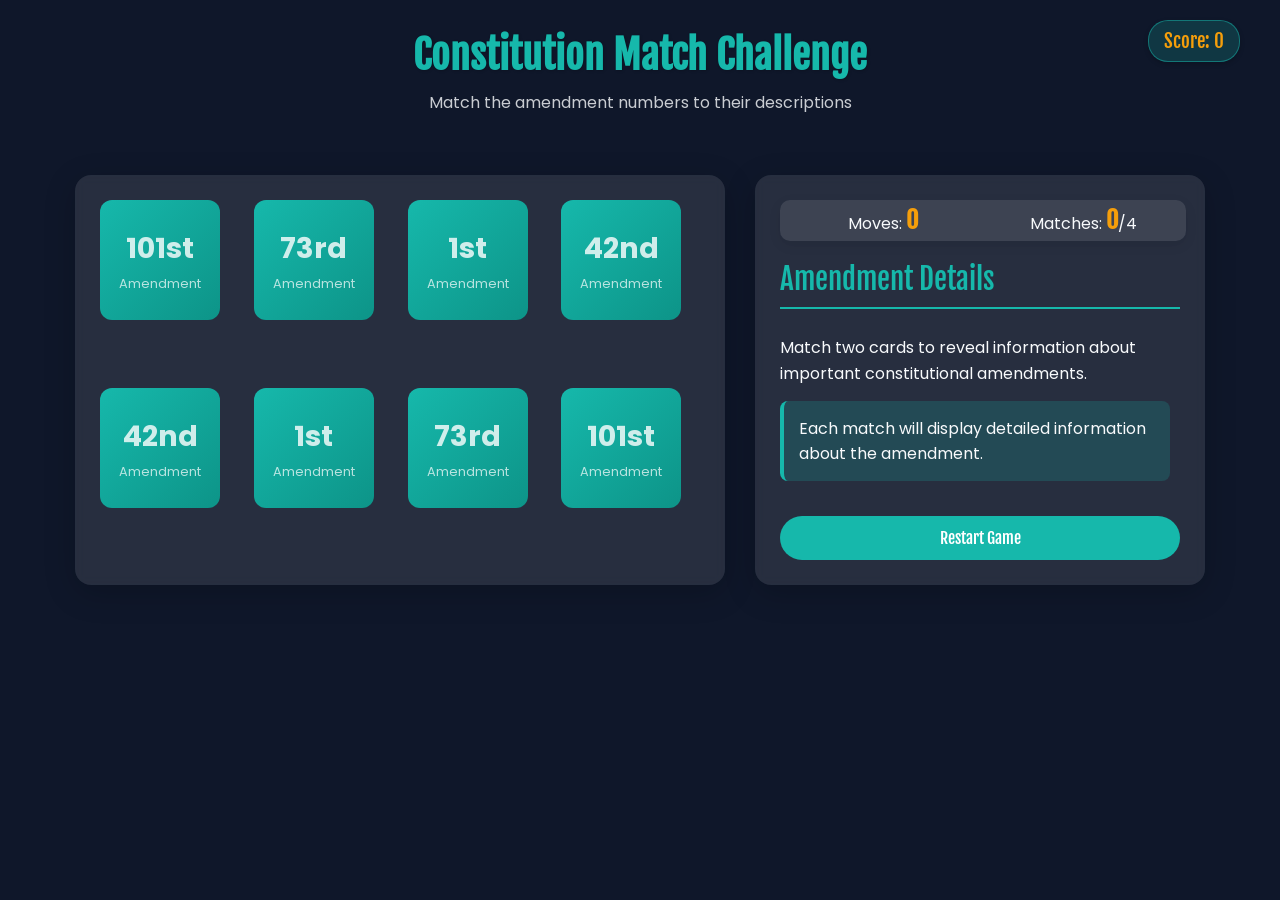
<file: .vscode/amendment.html>
<!DOCTYPE html>
<html lang="en">
<head>
  <meta charset="UTF-8" />
  <meta name="viewport" content="width=device-width, initial-scale=1.0"/>
  <link rel="preconnect" href="https://fonts.googleapis.com"/>
  <link rel="preconnect" href="https://fonts.gstatic.com" crossorigin/>
  <link href="https://fonts.googleapis.com/css2?family=Fjalla+One&family=Poppins:wght@400;500;600&display=swap" rel="stylesheet"/>
  <title>Samvidhan: Amendment Match</title>
  <style>
    :root {
      --primary: #16b8ab;
      --secondary: #0d9488;
      --dark: #0f172a;
      --light: #f8fafc;
      --accent: #f59e0b;
    }

    body {
      margin: 0;
      padding: 0;
      display: flex;
      flex-direction: column;
      align-items: center;
      min-height: 100vh;
      background-color: var(--dark);
      font-family: "Poppins", sans-serif;
      color: var(--light);
    }

    .header {
      text-align: center;
      padding: 20px;
      width: 100%;
      max-width: 1200px;
      position: relative;
    }

    .header h1 {
      color: var(--primary);
      font-family: "Fjalla One", sans-serif;
      font-size: 2.5rem;
      margin: 10px 0;
      text-shadow: 1px 1px 3px rgba(0, 0, 0, 0.2);
    }

    .header p {
      color: var(--light);
      max-width: 600px;
      margin: 0 auto 20px;
      font-size: 1rem;
      opacity: 0.8;
    }

    .game-area {
      display: flex;
      flex-wrap: wrap;
      justify-content: center;
      gap: 30px;
      width: 100%;
      max-width: 1200px;
      padding: 20px;
    }

    .game-container {
      display: grid;
      grid-template-columns: repeat(4, 1fr);
      gap: 15px;
      width: 600px;
      background-color: rgba(255, 255, 255, 0.1);
      padding: 25px;
      border-radius: 16px;
      box-shadow: 0 8px 32px rgba(0, 0, 0, 0.2);
      backdrop-filter: blur(4px);
    }

    .memory-card {
      width: 120px;
      height: 120px;
      position: relative;
      transform-style: preserve-3d;
      transition: transform 0.5s ease, box-shadow 0.3s ease;
      cursor: pointer;
      perspective: 1000px;
      border-radius: 12px;
    }

    .memory-card:hover {
      box-shadow: 0 5px 15px rgba(0, 0, 0, 0.3);
    }

    .memory-card.flipped {
      transform: rotateY(180deg);
    }

    .card-front,
    .card-back {
      position: absolute;
      width: 100%;
      height: 100%;
      backface-visibility: hidden;
      border-radius: 12px;
      display: flex;
      justify-content: center;
      align-items: center;
      text-align: center;
      padding: 15px;
      box-sizing: border-box;
      transition: all 0.3s ease;
    }

    .card-front {
      background: linear-gradient(135deg, var(--primary), var(--secondary));
      color: white;
      display: flex;
      flex-direction: column;
      gap: 5px;
    }

    .card-front::before {
      content: attr(data-number);
      font-size: 1.8rem;
      font-weight: bold;
      color: rgba(255, 255, 255, 0.8);
    }

    .card-front::after {
      content: "Amendment";
      font-size: 0.8rem;
      color: rgba(255, 255, 255, 0.7);
    }

    .card-back {
      background: white;
      color: var(--dark);
      transform: rotateY(180deg);
      font-size: 0.9rem;
      line-height: 1.5;
      overflow: hidden;
      font-weight: 500;
    }

    .info-panel {
      width: 400px;
      background-color: rgba(255, 255, 255, 0.1);
      border-radius: 16px;
      padding: 25px;
      box-shadow: 0 8px 32px rgba(0, 0, 0, 0.2);
      backdrop-filter: blur(4px);
      display: flex;
      flex-direction: column;
    }

    .info-title {
      font-family: "Fjalla One", sans-serif;
      color: var(--primary);
      font-size: 1.8rem;
      margin-bottom: 10px;
      border-bottom: 2px solid var(--primary);
      padding-bottom: 10px;
    }

    .info-content {
      flex-grow: 1;
      overflow-y: auto;
      padding-right: 10px;
    }

    .info-content p {
      margin-bottom: 15px;
      line-height: 1.6;
    }

    .info-highlight {
      background-color: rgba(22, 184, 171, 0.2);
      padding: 15px;
      border-radius: 8px;
      margin: 15px 0;
      border-left: 4px solid var(--primary);
    }

    .stats {
      display: flex;
      justify-content: space-between;
      width: 100%;
      background-color: rgba(255, 255, 255, 0.1);
      padding: 5px 3px;
      border-radius: 10px;
      margin-bottom: 20px;
      box-shadow: 0 4px 12px rgba(0, 0, 0, 0.1);
    }

    .stats div {
      text-align: center;
      flex: 1;
    }

    .stats span {
      font-size: 1.5rem;
      color: var(--accent);
      font-weight: bold;
      font-family: "Fjalla One", sans-serif;
    }

    .restart-btn {
      background: var(--primary);
      color: white;
      border: none;
      padding: 12px 30px;
      border-radius: 30px;
      margin-top: 20px;
      cursor: pointer;
      font-family: "Fjalla One", sans-serif;
      transition: all 0.3s ease;
      font-size: 1rem;
    }

    .restart-btn:hover {
      background: var(--secondary);
      transform: translateY(-2px);
    }

    .matched::after {
      content: "";
      position: absolute;
      top: 0;
      left: 0;
      right: 0;
      bottom: 0;
      background: rgba(22, 184, 171, 0.3);
      z-index: 10;
      border-radius: 12px;
    }

    /* Score Display */
    .score-display {
      position: absolute;
      top: 20px;
      right: 20px;
      background-color: rgba(22, 184, 171, 0.2);
      padding: 8px 15px;
      border-radius: 20px;
      font-family: "Fjalla One", sans-serif;
      color: var(--accent);
      font-size: 1.2rem;
      box-shadow: 0 2px 5px rgba(0, 0, 0, 0.2);
      border: 1px solid rgba(22, 184, 171, 0.5);
    }

    @media (max-width: 1100px) {
      .game-area {
        flex-direction: column;
        align-items: center;
      }

      .info-panel {
        width: 600px;
        margin-top: 20px;
      }
    }

    @media (max-width: 650px) {
      .game-container {
        grid-template-columns: repeat(3, 1fr);
        width: 100%;
        padding: 15px;
        gap: 10px;
      }

      .memory-card {
        width: 100px;
        height: 100px;
      }

      .info-panel {
        width: 100%;
      }

      .header h1 {
        font-size: 2rem;
      }

      .card-back {
        font-size: 0.8rem;
      }

      .score-display {
        position: static;
        margin-top: 10px;
      }
    }

    @media (max-width: 480px) {
      .game-container {
        grid-template-columns: repeat(2, 1fr);
      }

      .stats span {
        font-size: 1.2rem;
      }

      .header h1 {
        font-size: 1.8rem;
      }
    }

    /* Animation for celebration */
    @keyframes pulse {
      0% { transform: scale(1); }
      50% { transform: scale(1.05); }
      100% { transform: scale(1); }
    }

    .celebration {
      animation: pulse 0.5s infinite;
    }
  </style>
</head>
<body>
  <div class="header">
    <div class="score-display" id="scoreDisplay">Score: 0</div>
    <h1>Constitution Match Challenge</h1>
    <p>Match the amendment numbers to their descriptions</p>
  </div>

  <div class="game-area">
    <div class="game-container" id="gameContainer"></div>

    <div class="info-panel">
      <div class="stats">
        <div>Moves: <span id="moves">0</span></div>
        <div>Matches: <span id="matches">0</span>/4</div>
      </div>
      <div class="info-title">Amendment Details</div>
      <div class="info-content" id="infoContent">
        <p>Match two cards to reveal information about important constitutional amendments.</p>
        <div class="info-highlight">Each match will display detailed information about the amendment.</div>
      </div>
      <button class="restart-btn" id="restartBtn">Restart Game</button>
    </div>
  </div>

  <script>
    // Game data
    const amendmentData = [
      {
        id: "first",
        number: "1st",
        title: "First Amendment (1951)",
        shortDesc: "Added Ninth Schedule",
        description: "The First Amendment added the Ninth Schedule to protect land reform laws from judicial review. It also introduced restrictions on free speech and extended affirmative action.",
        impact: "Enabled land reforms and protected social justice laws."
      },
      {
        id: "fortysecond",
        number: "42nd",
        title: "42nd Amendment (1976)",
        shortDesc: "The 'Mini-Constitution'",
        description: "Introduced during Emergency; added 'Socialist', 'Secular' to the Preamble, introduced Fundamental Duties, and gave more power to the Central Government.",
        impact: "Made extensive structural changes to the Constitution."
      },
      {
        id: "seventythird",
        number: "73rd",
        title: "73rd Amendment (1992)",
        shortDesc: "Panchayati Raj",
        description: "Constitutionalized Panchayati Raj Institutions, ensuring local governance and representation for SC/ST and women.",
        impact: "Strengthened grassroots democracy in India."
      },
      {
        id: "onehundredfirst",
        number: "101st",
        title: "101st Amendment (2016)",
        shortDesc: "Introduced GST",
        description: "Launched Goods and Services Tax replacing many indirect taxes. Created GST Council for coordination.",
        impact: "Unified Indian market under a single tax regime."
      }
    ];

    // Game state variables
    let cards = [], hasFlippedCard = false, lockBoard = false;
    let firstCard, secondCard;
    let moves = 0, matches = 0, score = 0, matchedPairs = [];

    // DOM elements
    const scoreDisplay = document.getElementById("scoreDisplay");
    const movesDisplay = document.getElementById("moves");
    const matchesDisplay = document.getElementById("matches");
    const infoContent = document.getElementById("infoContent");
    const restartBtn = document.getElementById("restartBtn");

    // Initialize game
    function initGame() {
      restartBtn.addEventListener('click', resetGame);
      startGame();
    }

    // Update score display and save to localStorage
    function updateScore() {
      score = matches * 100 - Math.floor(moves * 0.5);
      if (score < 0) score = 0;
      scoreDisplay.textContent = `Score: ${score}`;
      
      // Save the score to localStorage for StarNavigator to access
      localStorage.setItem('amendmentScore', score.toString());
      
      // Update the total score in StarNavigator
      updateTotalCivicScore();
    }

    // Update the total civic score in StarNavigator
    function updateTotalCivicScore() {
      // Calculate total score by combining all quiz scores
      let total = 0;
      const quizzes = ['preamble', 'amendment', 'fundamentalrights'];
      
      quizzes.forEach(quiz => {
        const score = localStorage.getItem(`${quiz}Score`);
        if (score) {
          total += parseInt(score);
        }
      });
      
      // Save the total score for StarNavigator
      localStorage.setItem('totalCivicScore', total.toString());
    }

    // Create game cards
    function createCards() {
      const gameContainer = document.getElementById("gameContainer");
      gameContainer.innerHTML = "";
      cards = [];

      const gameCards = [...amendmentData, ...amendmentData].sort(() => 0.5 - Math.random());

      gameCards.forEach(card => {
        const memoryCard = document.createElement("div");
        memoryCard.classList.add("memory-card");
        memoryCard.dataset.id = card.id;
        memoryCard.innerHTML = `
          <div class="card-front" data-number="${card.number}"></div>
          <div class="card-back">${card.shortDesc}</div>
        `;
        memoryCard.addEventListener("click", flipCard);
        gameContainer.appendChild(memoryCard);
        cards.push(memoryCard);
      });
    }

    // Flip card logic
    function flipCard() {
      if (lockBoard || this === firstCard || this.classList.contains("matched")) return;
      
      this.classList.add("flipped");

      if (!hasFlippedCard) {
        hasFlippedCard = true;
        firstCard = this;
        return;
      }

      secondCard = this;
      lockBoard = true;
      moves++;
      movesDisplay.textContent = moves;
      checkForMatch();
    }

    // Check if cards match
    function checkForMatch() {
      const isMatch = firstCard.dataset.id === secondCard.dataset.id;
      
      if (isMatch) {
        handleMatch();
      } else {
        setTimeout(() => {
          firstCard.classList.remove("flipped");
          secondCard.classList.remove("flipped");
          resetBoard();
        }, 1000);
      }
    }

    // Handle matched cards
    function handleMatch() {
      const id = firstCard.dataset.id;
      displayAmendmentInfo(id);
      firstCard.classList.add("matched");
      secondCard.classList.add("matched");
      firstCard.removeEventListener("click", flipCard);
      secondCard.removeEventListener("click", flipCard);
      resetBoard();
      matches++;
      matchesDisplay.textContent = matches;
      updateScore();
      
      if (matches === amendmentData.length) {
        setTimeout(() => {
          infoContent.innerHTML += `
            <div class="info-highlight celebration">
              🎉 Congratulations! You completed the game with ${score} points!
            </div>
          `;
        }, 500);
      }
    }

    // Display amendment information
    function displayAmendmentInfo(id) {
      const amendment = amendmentData.find(a => a.id === id);
      infoContent.innerHTML = `
        <h3>${amendment.title}</h3>
        <div class="info-highlight">${amendment.shortDesc}</div>
        <p><strong>Key Provisions:</strong> ${amendment.description}</p>
        <p><strong>Impact:</strong> ${amendment.impact}</p>
      `;
    }

    // Reset board state
    function resetBoard() {
      [hasFlippedCard, lockBoard] = [false, false];
      [firstCard, secondCard] = [null, null];
    }

    // Start a new game
    function startGame() {
      moves = 0;
      matches = 0;
      score = 0;
      matchedPairs = [];
      movesDisplay.textContent = "0";
      matchesDisplay.textContent = "0";
      scoreDisplay.textContent = "Score: 0";
      infoContent.innerHTML = `
        <p>Match two cards to reveal information about important constitutional amendments.</p>
        <div class="info-highlight">Each match will display detailed information about the amendment.</div>
      `;
      createCards();
    }

    // Reset the game completely
    function resetGame() {
      if (confirm("Are you sure you want to reset the game?")) {
        localStorage.removeItem('amendmentScore');
        updateTotalCivicScore();
        startGame();
      }
    }

    // Initialize the game when page loads
    window.addEventListener('DOMContentLoaded', initGame);
  </script>
</body>
</html>
</file>
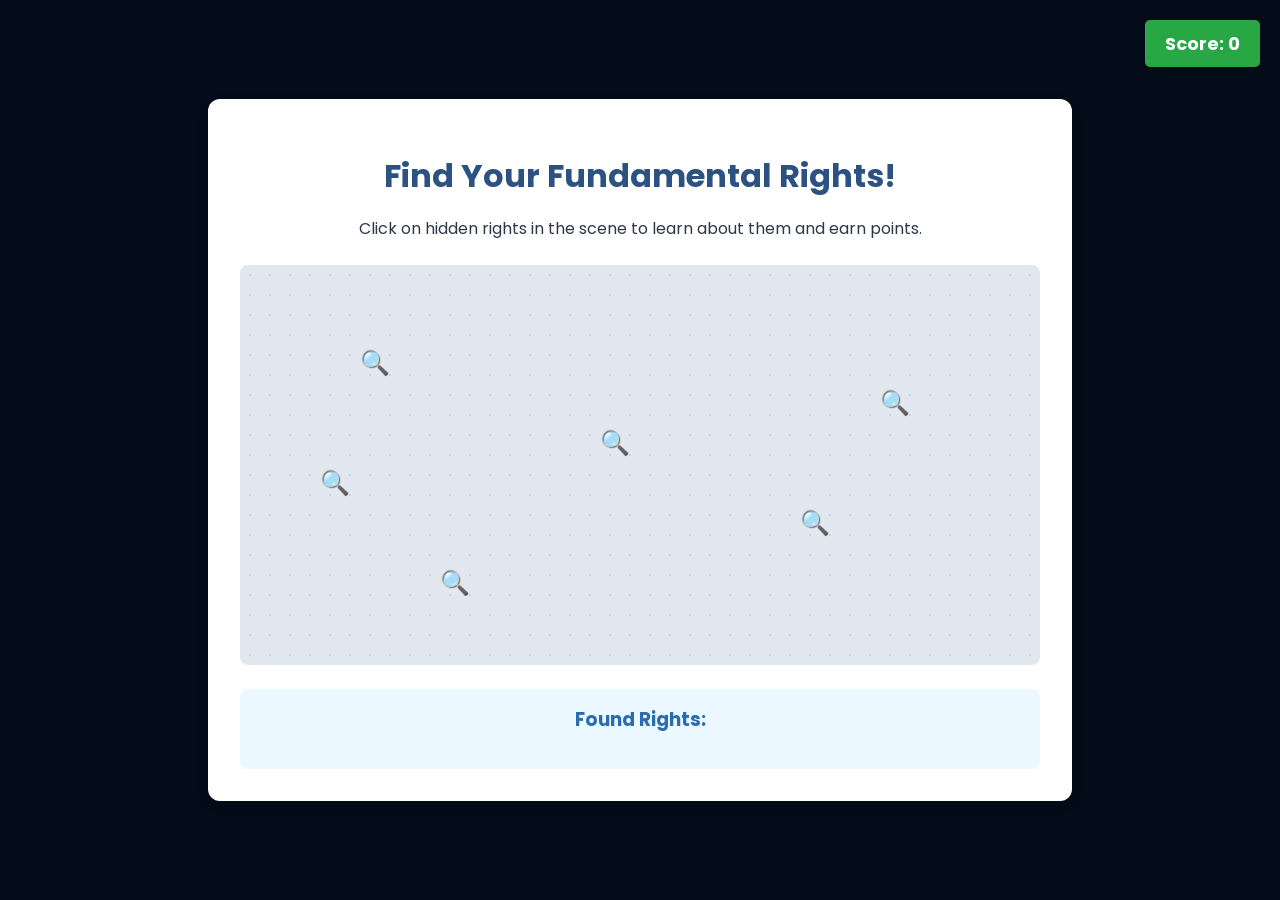
<file: .vscode/fundamentalrights.html>
<!DOCTYPE html>
<html lang="en">
<head>
    <meta charset="UTF-8">
    <meta name="viewport" content="width=device-width, initial-scale=1.0">
    <title>Fundamental Rights Treasure Hunt</title>
    <link href="https://fonts.googleapis.com/css2?family=Poppins:wght@400;600&display=swap" rel="stylesheet">
    <style>
       body {
            margin: 0;
            padding: 0;
            font-family: 'Poppins', sans-serif;
            background: #040c19;
            color: #2d3748;
            display: flex;
            justify-content: center;
            align-items: center;
            min-height: 100vh;
            position: relative;
        }

        .game-container {
            text-align: center;
            background: white;
            padding: 2rem;
            border-radius: 12px;
            box-shadow: 0 4px 12px rgba(0, 0, 0, 0.1);
            max-width: 800px;
            width: 90%;
        }

        h1 {
            color: #2c5282;
            margin-bottom: 0.5rem;
        }

        .scene {
            position: relative;
            height: 400px;
            background: #e2e8f0;
            border-radius: 8px;
            margin: 1.5rem 0;
            overflow: hidden;
            background-image: radial-gradient(circle, #cbd5e0 1px, transparent 1px);
            background-size: 20px 20px;
        }

        .hidden-right {
            position: absolute;
            font-size: 1.5rem;
            cursor: pointer;
            transition: transform 0.2s;
        }

        .hidden-right:hover {
            transform: scale(1.2);
        }

        .rights-found {
            background: #ebf8ff;
            padding: 1rem;
            border-radius: 8px;
            margin-top: 1rem;
        }

        .rights-found h3 {
            margin-top: 0;
            color: #2b6cb0;
        }

        #found-list {
            text-align: left;
            padding-left: 1.5rem;
        }

        .right-modal {
            display: none;
            position: fixed;
            top: 0;
            left: 0;
            width: 100%;
            height: 100%;
            background: rgba(0, 0, 0, 0.5);
            justify-content: center;
            align-items: center;
            z-index: 100;
        }

        .modal-content {
            background: white;
            padding: 2rem;
            border-radius: 8px;
            max-width: 600px;
            width: 90%;
            text-align: left;
            position: relative;
            max-height: 80vh;
            overflow-y: auto;
        }

        .close-modal {
            position: absolute;
            top: 10px;
            right: 15px;
            font-size: 1.5rem;
            cursor: pointer;
        }

        .next-btn {
            background: #4299e1;
            color: white;
            border: none;
            padding: 0.5rem 1rem;
            border-radius: 4px;
            cursor: pointer;
            margin-top: 1rem;
            font-family: 'Poppins';
            float: right;
        }

        .next-btn:hover {
            background: #3182ce;
        }

        .right-details {
            margin-top: 1rem;
        }

        .right-details h3 {
            color: #2b6cb0;
            margin-bottom: 0.5rem;
        }

        .right-details ul {
            padding-left: 1.5rem;
        }

        .right-details li {
            margin-bottom: 0.5rem;
        }

        .key-articles {
            background: #ebf8ff;
            padding: 1rem;
            border-radius: 8px;
            margin: 1rem 0;
        }

        .key-articles h4 {
            margin-top: 0;
            color: #2c5282;
        }

        .score-display {
            position: absolute;
            top: 20px;
            right: 20px;
            background-color: #28a745;
            color: white;
            padding: 10px 20px;
            border-radius: 5px;
            font-size: 18px;
            font-weight: bold;
            z-index: 10;
        }

        .completion-message {
            display: none;
            position: fixed;
            top: 50%;
            left: 50%;
            transform: translate(-50%, -50%);
            background: white;
            padding: 2rem;
            border-radius: 8px;
            text-align: center;
            z-index: 1000;
            box-shadow: 0 4px 20px rgba(0, 0, 0, 0.2);
        }

        .completion-message h2 {
            color: #2c5282;
            margin-top: 0;
        }

        .celebration {
            font-size: 3rem;
            margin-bottom: 1rem;
        }
    </style>
</head>
<body>
    <div class="score-display">
        Score: <span id="score">0</span>
    </div>
    
    <div class="game-container">
        <h1>Find Your Fundamental Rights!</h1>
        <p>Click on hidden rights in the scene to learn about them and earn points.</p>
        
        <div class="scene">
            <div class="hidden-right" data-right="1" style="top: 20%; left: 15%;">🔍</div>
            <div class="hidden-right" data-right="2" style="top: 60%; left: 70%;">🔍</div>
            <div class="hidden-right" data-right="3" style="top: 40%; left: 45%;">🔍</div>
            <div class="hidden-right" data-right="4" style="top: 75%; left: 25%;">🔍</div>
            <div class="hidden-right" data-right="5" style="top: 30%; left: 80%;">🔍</div>
            <div class="hidden-right" data-right="6" style="top: 50%; left: 10%;">🔍</div>
        </div>
        
        <div class="rights-found">
            <h3>Found Rights:</h3>
            <ul id="found-list"></ul>
        </div>
    </div>

    <div class="right-modal" id="rightModal">
        <div class="modal-content">
            <span class="close-modal">&times;</span>
            <h2 id="modal-title">Right to Equality</h2>
            <p id="modal-desc">(Article 14-18) Ensures equality before law and prohibits discrimination.</p>
            <div class="right-details" id="right-details"></div>
            <button class="next-btn" id="nextRightBtn">Find Next Right</button>
        </div>
    </div>

    <div class="completion-message" id="completionMessage">
        <div class="celebration">🎉</div>
        <h2>Congratulations!</h2>
        <p>You've found all 6 Fundamental Rights!</p>
        <p>Your final score: <span id="finalScore">0</span> points</p>
        <button class="next-btn" onclick="resetGame()">Play Again</button>
    </div>

    <script>
        const rightsData = {
            1: { 
                title: "Right to Equality (Articles 14-18)", 
                desc: "Ensures equality before law and prohibits discrimination.",
                points: 100,
                details: `
                    <div class="key-articles">
                        <h4>Key Articles:</h4>
                        <ul>
                            <li><strong>Article 14:</strong> Equality before law and equal protection of laws</li>
                            <li><strong>Article 15:</strong> Prohibition of discrimination on grounds of religion, race, caste, sex or place of birth</li>
                            <li><strong>Article 16:</strong> Equality of opportunity in public employment</li>
                            <li><strong>Article 17:</strong> Abolition of untouchability</li>
                            <li><strong>Article 18:</strong> Abolition of titles except military and academic</li>
                        </ul>
                    </div>
                    <h3>Key Features:</h3>
                    <ul>
                        <li>Provides both positive equality (equal treatment) and negative equality (prohibition of discrimination)</li>
                        <li>Allows for affirmative action (reservations) for disadvantaged groups</li>
                        <li>Prohibits both state and private discrimination in certain cases</li>
                        <li>Has been interpreted to include the principle of non-arbitrariness</li>
                    </ul>
                    <h3>Important Cases:</h3>
                    <ul>
                        <li>Indra Sawhney v. Union of India (1992) - Established 50% cap on reservations</li>
                        <li>Navtej Singh Johar v. Union of India (2018) - Decriminalized homosexuality under Article 14</li>
                    </ul>
                `
            },
            2: { 
                title: "Right to Freedom (Articles 19-22)", 
                desc: "Protects various freedoms essential for democratic functioning.",
                points: 100,
                details: `
                    <div class="key-articles">
                        <h4>Key Articles:</h4>
                        <ul>
                            <li><strong>Article 19:</strong> Six freedoms (speech, assembly, association, movement, residence, profession)</li>
                            <li><strong>Article 20:</strong> Protection in respect of conviction for offenses</li>
                            <li><strong>Article 21:</strong> Protection of life and personal liberty</li>
                            <li><strong>Article 21A:</strong> Right to education (added by 86th Amendment)</li>
                            <li><strong>Article 22:</strong> Protection against arrest and detention</li>
                        </ul>
                    </div>
                    <h3>Key Features:</h3>
                    <ul>
                        <li>Article 19 freedoms are subject to reasonable restrictions</li>
                        <li>Article 21 has been expanded to include many rights like privacy, health, etc.</li>
                        <li>Article 22 provides safeguards against arbitrary arrest</li>
                        <li>Preventive detention laws must follow constitutional safeguards</li>
                    </ul>
                    <h3>Important Cases:</h3>
                    <ul>
                        <li>Maneka Gandhi v. Union of India (1978) - Expanded Article 21's scope</li>
                        <li>Justice K.S. Puttaswamy v. Union of India (2017) - Recognized right to privacy</li>
                    </ul>
                `
            },
            3: { 
                title: "Right Against Exploitation (Articles 23-24)", 
                desc: "Prohibits forced labor and child labor in hazardous jobs.",
                points: 100,
                details: `
                    <div class="key-articles">
                        <h4>Key Articles:</h4>
                        <ul>
                            <li><strong>Article 23:</strong> Prohibition of traffic in human beings and forced labor</li>
                            <li><strong>Article 24:</strong> Prohibition of employment of children in factories, etc.</li>
                        </ul>
                    </div>
                    <h3>Key Features:</h3>
                    <ul>
                        <li>Article 23 covers both state and private actions</li>
                        <li>Includes prohibition of all forms of forced labor including bonded labor</li>
                        <li>Article 24 prohibits child labor only in hazardous occupations</li>
                        <li>Does not prohibit child labor completely (other laws regulate this)</li>
                    </ul>
                    <h3>Important Cases:</h3>
                    <ul>
                        <li>Bandhua Mukti Morcha v. Union of India (1984) - On bonded labor</li>
                        <li>M.C. Mehta v. State of Tamil Nadu (1996) - On child labor</li>
                    </ul>
                `
            },
            4: { 
                title: "Right to Freedom of Religion (Articles 25-28)", 
                desc: "Guarantees freedom to practice and propagate any religion.",
                points: 100,
                details: `
                    <div class="key-articles">
                        <h4>Key Articles:</h4>
                        <ul>
                            <li><strong>Article 25:</strong> Freedom of conscience and free profession, practice and propagation of religion</li>
                            <li><strong>Article 26:</strong> Freedom to manage religious affairs</li>
                            <li><strong>Article 27:</strong> Freedom from payment of taxes for promotion of any religion</li>
                            <li><strong>Article 28:</strong> Freedom from religious instruction in certain educational institutions</li>
                        </ul>
                    </div>
                    <h3>Key Features:</h3>
                    <ul>
                        <li>Subject to public order, morality and health</li>
                        <li>State can regulate economic, financial or other secular activities associated with religion</li>
                        <li>Does not provide absolute separation of religion and state</li>
                        <li>Allows for reform of Hindu religious institutions (Article 25(2)(b))</li>
                    </ul>
                    <h3>Important Cases:</h3>
                    <ul>
                        <li>S.R. Bommai v. Union of India (1994) - On secularism</li>
                        <li>Shirur Mutt Case (1954) - Defined essential religious practices</li>
                    </ul>
                `
            },
            5: { 
                title: "Cultural & Educational Rights (Articles 29-30)", 
                desc: "Protects minority rights to conserve their culture and education.",
                points: 100,
                details: `
                    <div class="key-articles">
                        <h4>Key Articles:</h4>
                        <ul>
                            <li><strong>Article 29:</strong> Protection of interests of minorities</li>
                            <li><strong>Article 30:</strong> Right of minorities to establish and administer educational institutions</li>
                        </ul>
                    </div>
                    <h3>Key Features:</h3>
                    <ul>
                        <li>Available to both linguistic and religious minorities</li>
                        <li>Minority status determined state-wise, not nationally</li>
                        <li>Includes right to admit students of their choice (subject to regulations)</li>
                        <li>Right to receive government aid without discrimination</li>
                    </ul>
                    <h3>Important Cases:</h3>
                    <ul>
                        <li>T.M.A. Pai Foundation v. State of Karnataka (2002) - On minority rights</li>
                        <li>P.A. Inamdar v. State of Maharashtra (2005) - On admissions in minority institutions</li>
                    </ul>
                `
            },
            6: { 
                title: "Right to Constitutional Remedies (Article 32)", 
                desc: "Allows citizens to move to court if rights are violated.",
                points: 100,
                details: `
                    <div class="key-articles">
                        <h4>Key Articles:</h4>
                        <ul>
                            <li><strong>Article 32:</strong> Right to move Supreme Court for enforcement of fundamental rights</li>
                            <li><strong>Article 226:</strong> High Courts' power to issue writs (not fundamental right but important)</li>
                        </ul>
                    </div>
                    <h3>Key Features:</h3>
                    <ul>
                        <li>Called the "heart and soul" of the Constitution by Dr. Ambedkar</li>
                        <li>Five types of writs: Habeas Corpus, Mandamus, Prohibition, Certiorari, Quo Warranto</li>
                        <li>Public Interest Litigation (PIL) developed under this right</li>
                        <li>Supreme Court can award compensation for rights violations</li>
                    </ul>
                    <h3>Important Cases:</h3>
                    <ul>
                        <li>Maneka Gandhi v. Union of India (1978) - Expanded judicial review</li>
                        <li>Hussainara Khatoon v. State of Bihar (1979) - First PIL case</li>
                    </ul>
                `
            }
        };

        const hiddenRights = document.querySelectorAll('.hidden-right');
        const foundList = document.getElementById('found-list');
        const modal = document.getElementById('rightModal');
        const modalTitle = document.getElementById('modal-title');
        const modalDesc = document.getElementById('modal-desc');
        const rightDetails = document.getElementById('right-details');
        const nextRightBtn = document.getElementById('nextRightBtn');
        const scoreDisplay = document.getElementById('score');
        const completionMessage = document.getElementById('completionMessage');
        const finalScoreDisplay = document.getElementById('finalScore');
        
        let foundCount = 0;
        let score = 0;
        let foundRights = [];

        // Load saved score if it exists
        const savedScore = localStorage.getItem('fundamentalrightsScore');
        if (savedScore) {
            score = parseInt(savedScore);
            scoreDisplay.textContent = score;
        }

        hiddenRights.forEach(right => {
            right.addEventListener('click', function() {
                const rightNum = this.getAttribute('data-right');
                
                // Don't allow finding the same right multiple times
                if (foundRights.includes(rightNum)) return;
                
                const rightInfo = rightsData[rightNum];
                
                modalTitle.textContent = rightInfo.title;
                modalDesc.textContent = rightInfo.desc;
                rightDetails.innerHTML = rightInfo.details;
                modal.style.display = "flex";
                
                this.style.display = "none";
                foundCount++;
                foundRights.push(rightNum);
                
                // Add points
                score += rightInfo.points;
                scoreDisplay.textContent = score;
                
                // Save score to localStorage
                localStorage.setItem('fundamentalrightsScore', score);
                
                // Add to found list
                const listItem = document.createElement('li');
                listItem.textContent = `${rightInfo.title} (+${rightInfo.points} points)`;
                foundList.appendChild(listItem);
                
                if (foundCount === 6) {
                    setTimeout(showCompletionMessage, 500);
                }
            });
        });

        function showCompletionMessage() {
            modal.style.display = "none";
            finalScoreDisplay.textContent = score;
            completionMessage.style.display = "block";
        }

        function resetGame() {
            // Reset all variables
            foundCount = 0;
            score = 0;
            foundRights = [];
            
            // Reset localStorage
            localStorage.setItem('fundamentalrightsScore', '0');
            
            // Reset UI
            hiddenRights.forEach(right => {
                right.style.display = "block";
            });
            foundList.innerHTML = "";
            scoreDisplay.textContent = "0";
            completionMessage.style.display = "none";
        }

        document.querySelector('.close-modal').addEventListener('click', () => {
            modal.style.display = "none";
        });

        nextRightBtn.addEventListener('click', () => {
            modal.style.display = "none";
        });
    </script>
</body>
</html>
</file>
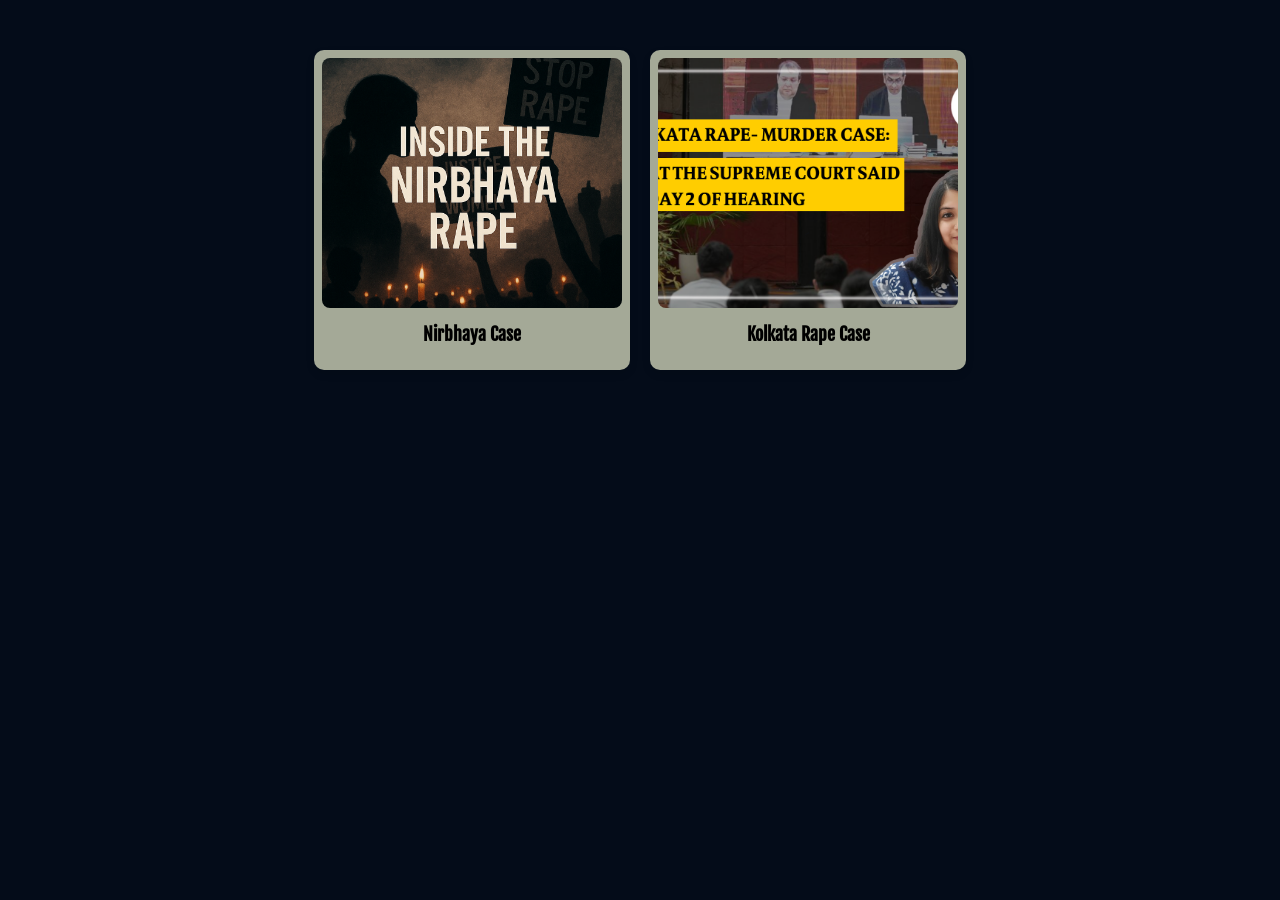
<file: .vscode/girlgame.html>
<!DOCTYPE html>
<html lang="en">
<head>
    <meta charset="UTF-8">
    <meta name="viewport" content="width=device-width, initial-scale=1.0">
    <link rel="preconnect" href="https://fonts.googleapis.com">
    <link rel="preconnect" href="https://fonts.gstatic.com" crossorigin>
    <link href="https://fonts.googleapis.com/css2?family=Fjalla+One&display=swap" rel="stylesheet">
    <title>CivicNavigator</title>
    <style>
        body {
            margin: 0;
            padding: 0;
            display: flex;
            flex-direction: column;
            align-items: center;
            min-height: 100vh;
            background-color: #040c19;
            font-family: "Fjalla One", system-ui;
        }

        .card-container {
            display: flex;
            gap: 20px;
            justify-content: center;
            margin-top: 50px;
            flex-wrap: wrap;
            
        }

        .card {
            background-color: #a4a997;
            border-radius: 10px;
            box-shadow: 0 4px 8px rgba(0, 0, 0, 0.1);
            width: 300px;
            height: 300px; /* Increased height to accommodate image */
            display: flex;
            flex-direction: column;
            align-items: center;
            padding: 8px;
            padding-bottom: 12px;;
            text-align: center;
            transition: transform 0.3s ease, box-shadow 0.3s ease;
            text-decoration: none;
            color: inherit;
        }

        .card:hover {
            transform: scale(1.05);
            box-shadow: 0 8px 16px rgba(0, 0, 0, 0.2);
        }

        .card img {
            width: 100%;
            height: 250px;
            object-fit: cover;
            border-radius: 8px;
            margin-bottom: 15px;
        }

        .card-title {
            font-size: 18px;
            margin-bottom: 10px;
            font-weight: bold;
        }
    </style>
</head>
<body>
    <div class="card-container"> 
        <a href="nirbhaya.html" class="card">
            <img src="images/nirbhaya.png" alt="Nirbhaya Case">
            <div class="card-title">Nirbhaya Case</div>
        </a>
        
        <a href="kolkata-rape.html" class="card">
            <img src="./images/kolkata.webp" alt="Kolkata Rape Case">
            <div class="card-title">Kolkata Rape Case</div>
        </a>
    </div>
</body>
</html>
</file>
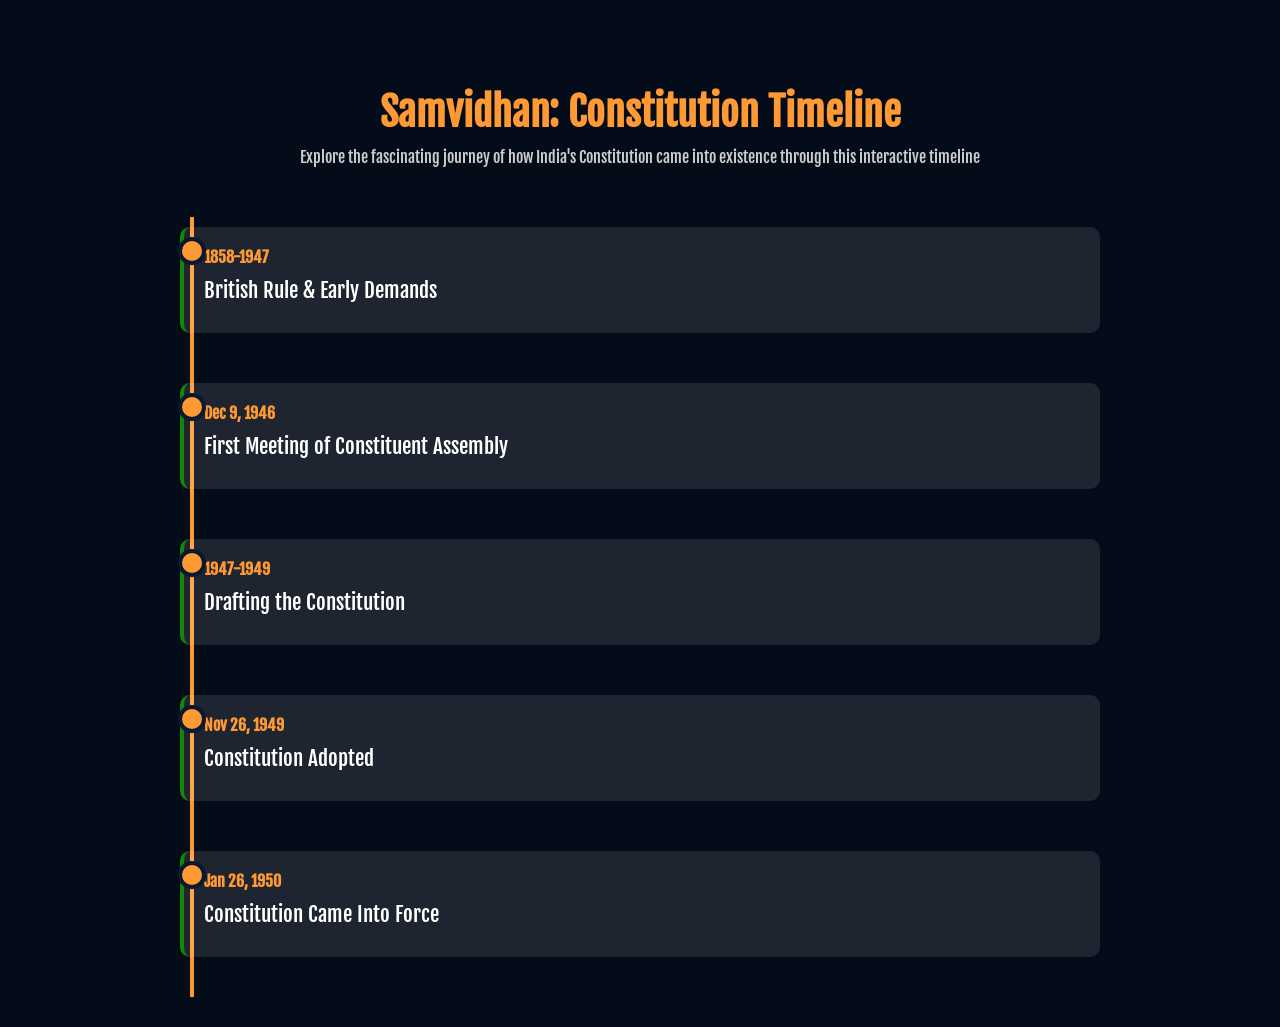
<file: .vscode/history.html>
<!DOCTYPE html>
<html lang="en">
<head>
    <meta charset="UTF-8">
    <meta name="viewport" content="width=device-width, initial-scale=1.0">
    <link rel="preconnect" href="https://fonts.googleapis.com">
    <link rel="preconnect" href="https://fonts.gstatic.com" crossorigin>
    <link href="https://fonts.googleapis.com/css2?family=Fjalla+One&display=swap" rel="stylesheet">
    <title>Samvidhan: Constitution Timeline</title>
    <style>
        body {
            margin: 0;
            padding: 0;
            display: flex;
            flex-direction: column;
            align-items: center;
            min-height: 100vh;
            background-color: #040c19;
            font-family: "Fjalla One", system-ui;
            color: white;
        }

        .header {
            text-align: center;
            margin: 20px 0;
        }

        .header h1 {
            color: #FF9933; /* Saffron */
            font-size: 2.5rem;
            margin-bottom: 10px;
        }

        .header p {
            color: #ccc;
            max-width: 800px;
            margin: 0 auto;
        }

        .timeline-container {
            width: 90%;
            max-width: 1000px;
            margin: 30px auto;
            position: relative;
        }

        .timeline-line {
            position: absolute;
            width: 4px;
            background: #FF9933;
            top: 0;
            bottom: 0;
            left: 50px;
        }

        .timeline-item {
            padding: 10px 40px;
            position: relative;
            margin-bottom: 30px;
        }

        .timeline-content {
            padding: 20px;
            background: rgba(255, 255, 255, 0.1);
            border-radius: 10px;
            border-left: 4px solid #138808; /* Green */
            transition: all 0.3s ease;
            cursor: pointer;
        }

        .timeline-content:hover {
            transform: translateY(-5px);
            box-shadow: 0 10px 20px rgba(0, 0, 0, 0.3);
            background: rgba(255, 255, 255, 0.15);
        }

        .timeline-date {
            font-weight: bold;
            color: #FF9933;
            margin-bottom: 10px;
        }

        .timeline-title {
            font-size: 1.3rem;
            margin-bottom: 10px;
        }

        .timeline-desc {
            color: #ccc;
            display: none;
        }

        .timeline-item.active .timeline-desc {
            display: block;
            animation: fadeIn 0.5s ease;
        }

        .timeline-dot {
            position: absolute;
            left: 38px;
            top: 20px;
            width: 20px;
            height: 20px;
            border-radius: 50%;
            background: #FF9933;
            border: 4px solid #0a192f;
        }

        .quiz-modal {
            display: none;
            position: fixed;
            top: 0;
            left: 0;
            width: 100%;
            height: 100%;
            background: rgba(0, 0, 0, 0.8);
            z-index: 100;
            justify-content: center;
            align-items: center;
        }

        .quiz-content {
            background: #1a2a4a;
            padding: 30px;
            border-radius: 10px;
            width: 80%;
            max-width: 600px;
            position: relative;
        }

        .close-quiz {
            position: absolute;
            top: 10px;
            right: 10px;
            font-size: 1.5rem;
            cursor: pointer;
            color: #FF9933;
        }

        .quiz-question {
            font-size: 1.2rem;
            margin-bottom: 20px;
        }

        .quiz-option {
            display: block;
            width: 100%;
            padding: 10px;
            margin: 10px 0;
            background: #0a192f;
            color: white;
            border: none;
            border-radius: 5px;
            cursor: pointer;
            transition: all 0.3s ease;
            text-align: left;
        }

        .quiz-option:hover {
            background: #FF9933;
            color: #0a192f;
        }

        .quiz-feedback {
            margin-top: 20px;
            font-weight: bold;
            min-height: 24px;
        }

        #google_translate_element {
            margin: 20px;
            align-self: flex-end;
        }

        @keyframes fadeIn {
            from { opacity: 0; }
            to { opacity: 1; }
        }

        @media (max-width: 768px) {
            .timeline-line {
                left: 20px;
            }
            
            .timeline-dot {
                left: 8px;
            }
            
            .timeline-item {
                padding-left: 20px;
                padding-right: 20px;
            }
        }
    </style>
</head>
<body>
    <div id="google_translate_element"></div>
    
    <div class="header">
        <h1>Samvidhan: Constitution Timeline</h1>
        <p>Explore the fascinating journey of how India's Constitution came into existence through this interactive timeline</p>
    </div>

    <div class="timeline-container">
        <div class="timeline-line"></div>
        
        <div class="timeline-item" onclick="toggleTimelineItem(this)">
            <div class="timeline-dot"></div>
            <div class="timeline-content">
                <div class="timeline-date">1858-1947</div>
                <div class="timeline-title">British Rule & Early Demands</div>
                <div class="timeline-desc">
                    <p>The seeds of constitutional development were sown during British rule with acts like the Government of India Act 1858, Indian Councils Act 1909, Government of India Act 1919 and 1935.</p>
                    <p>Key milestones:</p>
                    <ul>
                        <li>1885: Formation of Indian National Congress</li>
                        <li>1928: Nehru Report demanding Dominion Status</li>
                        <li>1934: M.N. Roy first proposed Constituent Assembly</li>
                    </ul>
                    <button class="quiz-option" onclick="showQuiz(0, event)">Test Your Knowledge</button>
                </div>
            </div>
        </div>
        
        <div class="timeline-item" onclick="toggleTimelineItem(this)">
            <div class="timeline-dot"></div>
            <div class="timeline-content">
                <div class="timeline-date">Dec 9, 1946</div>
                <div class="timeline-title">First Meeting of Constituent Assembly</div>
                <div class="timeline-desc">
                    <p>The Constituent Assembly met for the first time in the Constitution Hall (now Parliament's Central Hall).</p>
                    <p>Key facts:</p>
                    <ul>
                        <li>Total members: 389 (reduced to 299 after Partition)</li>
                        <li>Sachchidananda Sinha was the first temporary chairman</li>
                        <li>Dr. Rajendra Prasad was elected permanent Chairman</li>
                        <li>Objective Resolution moved by Jawaharlal Nehru on Dec 13, 1946</li>
                    </ul>
                    <button class="quiz-option" onclick="showQuiz(1, event)">Test Your Knowledge</button>
                </div>
            </div>
        </div>
        
        <div class="timeline-item" onclick="toggleTimelineItem(this)">
            <div class="timeline-dot"></div>
            <div class="timeline-content">
                <div class="timeline-date">1947-1949</div>
                <div class="timeline-title">Drafting the Constitution</div>
                <div class="timeline-desc">
                    <p>The actual drafting work was done by the Drafting Committee chaired by Dr. B.R. Ambedkar.</p>
                    <p>Key aspects:</p>
                    <ul>
                        <li>Drafting Committee formed on Aug 29, 1947</li>
                        <li>Took 2 years, 11 months and 18 days to complete</li>
                        <li>Total expenditure: ₹6.4 million</li>
                        <li>Influences came from multiple countries' constitutions</li>
                    </ul>
                    <button class="quiz-option" onclick="showQuiz(2, event)">Test Your Knowledge</button>
                </div>
            </div>
        </div>
        
        <div class="timeline-item" onclick="toggleTimelineItem(this)">
            <div class="timeline-dot"></div>
            <div class="timeline-content">
                <div class="timeline-date">Nov 26, 1949</div>
                <div class="timeline-title">Constitution Adopted</div>
                <div class="timeline-desc">
                    <p>The Constitution was adopted on this day (celebrated as Constitution Day since 2015).</p>
                    <p>Interesting facts:</p>
                    <ul>
                        <li>284 members signed the document</li>
                        <li>Original copies were handwritten in English and Hindi</li>
                        <li>Prem Behari Narain Raizada did the calligraphy</li>
                        <li>Artwork by Nandalal Bose and his students</li>
                    </ul>
                    <button class="quiz-option" onclick="showQuiz(3, event)">Test Your Knowledge</button>
                </div>
            </div>
        </div>
        
        <div class="timeline-item" onclick="toggleTimelineItem(this)">
            <div class="timeline-dot"></div>
            <div class="timeline-content">
                <div class="timeline-date">Jan 26, 1950</div>
                <div class="timeline-title">Constitution Came Into Force</div>
                <div class="timeline-desc">
                    <p>India became a Republic with Dr. Rajendra Prasad as first President.</p>
                    <p>Why January 26?</p>
                    <ul>
                        <li>Commemorates the 1930 "Purna Swaraj" declaration</li>
                        <li>Original Constitution had 395 Articles and 8 Schedules</li>
                        <li>Currently has 470 Articles and 12 Schedules</li>
                        <li>Has been amended 105 times (as of 2023)</li>
                    </ul>
                    <button class="quiz-option" onclick="showQuiz(4, event)">Test Your Knowledge</button>
                </div>
            </div>
        </div>
    </div>

    <div class="quiz-modal" id="quizModal">
        <div class="quiz-content">
            <span class="close-quiz" onclick="closeQuiz()">&times;</span>
            <div class="quiz-question" id="quizQuestion"></div>
            <button class="quiz-option" onclick="checkAnswer('A')" id="optionA"></button>
            <button class="quiz-option" onclick="checkAnswer('B')" id="optionB"></button>
            <button class="quiz-option" onclick="checkAnswer('C')" id="optionC"></button>
            <button class="quiz-option" onclick="checkAnswer('D')" id="optionD"></button>
            <div class="quiz-feedback" id="quizFeedback"></div>
        </div>
    </div>

    <script>
        // Timeline interaction
        function toggleTimelineItem(item) {
            item.classList.toggle('active');
        }

        // Quiz data
        const quizzes = [
            {
                question: "Which was the first official document that proposed a Constituent Assembly for India?",
                options: {
                    A: "Government of India Act 1935",
                    B: "Nehru Report 1928",
                    C: "M.N. Roy's proposal in 1934",
                    D: "Cabinet Mission Plan 1946"
                },
                answer: "C",
                feedback: "Correct! M.N. Roy, a pioneer of the communist movement in India, was the first to propose the idea of a Constituent Assembly in 1934."
            },
            {
                question: "Who was elected as the permanent Chairman (President) of the Constituent Assembly?",
                options: {
                    A: "Jawaharlal Nehru",
                    B: "Dr. Rajendra Prasad",
                    C: "Dr. B.R. Ambedkar",
                    D: "Sardar Vallabhbhai Patel"
                },
                answer: "B",
                feedback: "Correct! Dr. Rajendra Prasad was elected as the permanent President of the Constituent Assembly on December 11, 1946."
            },
            {
                question: "How many members were in the Drafting Committee of the Constitution?",
                options: {
                    A: "5",
                    B: "7",
                    C: "9",
                    D: "11"
                },
                answer: "B",
                feedback: "Correct! The Drafting Committee had 7 members: Dr. B.R. Ambedkar (Chairman), N. Gopalaswami Ayyangar, Alladi Krishnaswami Ayyar, K.M. Munshi, Syed Mohammad Saadulla, B.L. Mitter (replaced by N. Madhava Rao), and D.P. Khaitan (replaced by T.T. Krishnamachari)."
            },
            {
                question: "Who did the calligraphy for the original Constitution of India?",
                options: {
                    A: "Nandalal Bose",
                    B: "Prem Behari Narain Raizada",
                    C: "Beohar Rammanohar Sinha",
                    D: "Abanindranath Tagore"
                },
                answer: "B",
                feedback: "Correct! Prem Behari Narain Raizada (Saxena) did the calligraphy in flowing italic style with a nib and ink."
            },
            {
                question: "Why was January 26 chosen as the date for Constitution to come into force?",
                options: {
                    A: "It was the day India got independence",
                    B: "It commemorates the 1930 Purna Swaraj declaration",
                    C: "It was Dr. Ambedkar's birthday",
                    D: "It was the day Constituent Assembly first met"
                },
                answer: "B",
                feedback: "Correct! January 26 was chosen to honor the 1930 declaration of Purna Swaraj (complete independence) by the Indian National Congress."
            }
        ];

        let currentQuizIndex = 0;

        function showQuiz(index, event) {
            event.stopPropagation();
            currentQuizIndex = index;
            const quiz = quizzes[index];
            document.getElementById('quizQuestion').textContent = quiz.question;
            document.getElementById('optionA').textContent = quiz.options.A;
            document.getElementById('optionB').textContent = quiz.options.B;
            document.getElementById('optionC').textContent = quiz.options.C;
            document.getElementById('optionD').textContent = quiz.options.D;
            document.getElementById('quizFeedback').textContent = '';
            document.getElementById('quizModal').style.display = 'flex';
        }

        function closeQuiz() {
            document.getElementById('quizModal').style.display = 'none';
        }

        function checkAnswer(answer) {
            const quiz = quizzes[currentQuizIndex];
            const feedback = document.getElementById('quizFeedback');
            
            if (answer === quiz.answer) {
                feedback.textContent = "✓ Correct! " + quiz.feedback;
                feedback.style.color = "#4CAF50";
            } else {
                feedback.textContent = "✗ Incorrect. The correct answer is: " + quiz.options[quiz.answer];
                feedback.style.color = "#F44336";
            }
        }

        // Close modal when clicking outside
        window.onclick = function(event) {
            if (event.target == document.getElementById('quizModal')) {
                closeQuiz();
            }
        }
    </script>
    <!-- Google Translate Script -->
    <script type="text/javascript">
        function googleTranslateElementInit() {
            new google.translate.TranslateElement({
                pageLanguage: 'en',
                includedLanguages: 'hi,ta,te,ml,kn,gu,pa', // Include Indian languages
                layout: google.translate.TranslateElement.InlineLayout.SIMPLE
            }, 'google_translate_element');
        }
    </script>
    <script type="text/javascript" src="https://translate.google.com/translate_a/element.js?cb=googleTranslateElementInit"></script>
</body>
</html>
</file>
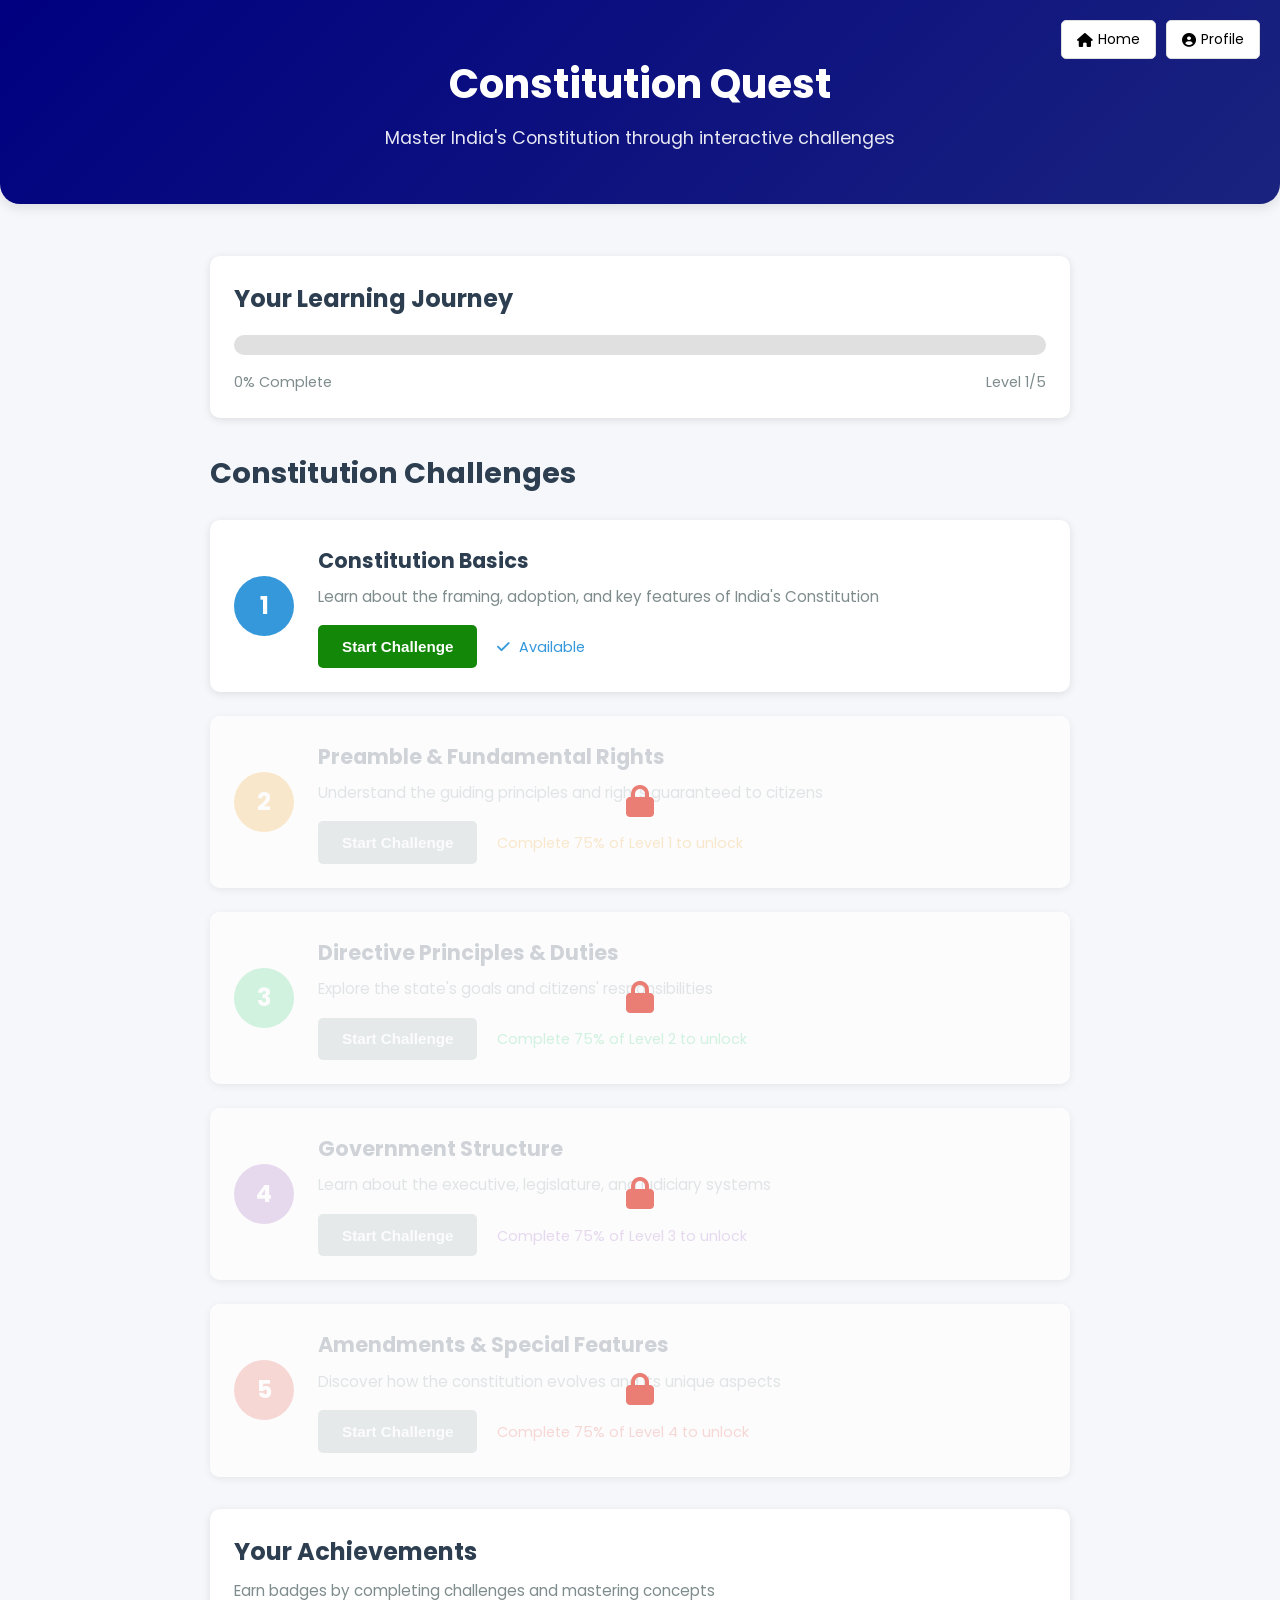
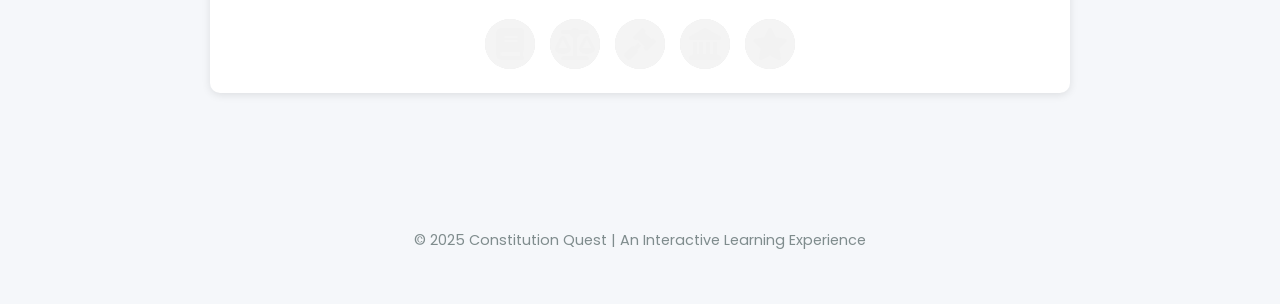
<file: .vscode/learn.html>
<!DOCTYPE html>
<html lang="en">
<head>
    <meta charset="UTF-8">
    <meta name="viewport" content="width=device-width, initial-scale=1.0">
    <title>Constitution Quest - Learn</title>
    <link href="https://fonts.googleapis.com/css2?family=Poppins:wght@400;500;600;700&display=swap" rel="stylesheet">
    <link rel="stylesheet" href="https://cdnjs.cloudflare.com/ajax/libs/font-awesome/6.0.0-beta3/css/all.min.css">
    <link rel="stylesheet" href="style3.css">
   
</head>
<body>
    <header class="header">
        <div class="container">
            <h1>Constitution Quest</h1>
            <p>Master India's Constitution through interactive challenges</p>
            <div class="nav-buttons">
                <button class="home-btn" onclick="goToHome()">
                    <i class="fas fa-home"></i> Home
                </button>
                <button class="profile-btn" onclick="toggleProfile()">
                    <i class="fas fa-user-circle"></i> Profile
                </button>
            </div>
            <div class="profile-container">
                <div class="profile-modal" id="profileModal">
                    <div class="profile-content">
                        <div class="profile-header">
                            <h2>User Profile</h2>
                        </div>
                        <div class="profile-body">
                            <div class="profile-info">
                                <div class="profile-avatar">
                                    <i class="fas fa-user"></i>
                                </div>
                                <div class="profile-details">
                                    <h3 id="profileUsername">Guest User</h3>
                                    <!-- <p id="profileEmail">guest@example.com</p> -->
                                </div>
                            </div>
                            <div class="profile-stats">
                                <div class="stat-item">
                                    <div class="stat-value" id="profileLevel">1</div>
                                    <div class="stat-label">Level</div>
                                </div>
                                <div class="stat-item">
                                    <div class="stat-value" id="profileScore">0</div>
                                    <div class="stat-label">Score</div>
                                </div>
                                <div class="stat-item">
                                    <div class="stat-value" id="profileBadges">0</div>
                                    <div class="stat-label">Badges</div>
                                </div>
                            </div>
                            <div class="profile-badges">
                                <h3>Your Badges</h3>
                                <div class="badges-container" id="profileBadgesContainer">
                                    <!-- Badges will be displayed here -->
                                </div>
                            </div>
                        </div>
                    </div>
                </div>
            </div>
        </div>
    </header>
    
    <div class="container">
        <!-- Progress Section -->
        <section class="progress-section">
            <h2>Your Learning Journey</h2>
            <div class="progress-container">
                <div class="progress-bar" id="progressBar"></div>
            </div>
            <div style="display: flex; justify-content: space-between;">
                <span id="progressText">0% Complete</span>
                <span id="levelStatus">Level 1/5</span>
            </div>
        </section>
        
        <!-- Levels Section -->
        <section class="levels-container">
            <h2>Constitution Challenges</h2>
            
            <!-- Level 1 -->
            <div class="level-card level-1" id="level1">
                <div class="level-icon">1</div>
                <div class="level-content">
                    <h3>Constitution Basics</h3>
                    <p>Learn about the framing, adoption, and key features of India's Constitution</p>
                    <button class="btn" onclick="startQuiz(1)">Start Challenge</button>
                    <span style="color: #3498db; margin-left: 1rem;"><i class="fas fa-check"></i> Available</span>
                </div>
            </div>
            
            <!-- Level 2 -->
            <div class="level-card level-2 locked" id="level2">
                <div class="level-icon">2</div>
                <div class="level-content">
                    <h3>Preamble & Fundamental Rights</h3>
                    <p>Understand the guiding principles and rights guaranteed to citizens</p>
                    <button class="btn" id="level2Btn" disabled>Start Challenge</button>
                    <span style="color: #f39c12; margin-left: 1rem;">Complete 75% of Level 1 to unlock</span>
                </div>
                <div class="lock-icon">
                    <i class="fas fa-lock"></i>
                </div>
            </div>
            
            <!-- Level 3 -->
            <div class="level-card level-3 locked" id="level3">
                <div class="level-icon">3</div>
                <div class="level-content">
                    <h3>Directive Principles & Duties</h3>
                    <p>Explore the state's goals and citizens' responsibilities</p>
                    <button class="btn" id="level3Btn" disabled>Start Challenge</button>
                    <span style="color: #2ecc71; margin-left: 1rem;">Complete 75% of Level 2 to unlock</span>
                </div>
                <div class="lock-icon">
                    <i class="fas fa-lock"></i>
                </div>
            </div>
            
            <!-- Level 4 -->
            <div class="level-card level-4 locked" id="level4">
                <div class="level-icon">4</div>
                <div class="level-content">
                    <h3>Government Structure</h3>
                    <p>Learn about the executive, legislature, and judiciary systems</p>
                    <button class="btn" id="level4Btn" disabled>Start Challenge</button>
                    <span style="color: #9b59b6; margin-left: 1rem;">Complete 75% of Level 3 to unlock</span>
                </div>
                <div class="lock-icon">
                    <i class="fas fa-lock"></i>
                </div>
            </div>
            
            <!-- Level 5 -->
            <div class="level-card level-5 locked" id="level5">
                <div class="level-icon">5</div>
                <div class="level-content">
                    <h3>Amendments & Special Features</h3>
                    <p>Discover how the constitution evolves and its unique aspects</p>
                    <button class="btn" id="level5Btn" disabled>Start Challenge</button>
                    <span style="color: #e74c3c; margin-left: 1rem;">Complete 75% of Level 4 to unlock</span>
                </div>
                <div class="lock-icon">
                    <i class="fas fa-lock"></i>
                </div>
            </div>
        </section>
        
        <!-- Badges Section -->
        <section class="badges-section">
            <h2>Your Achievements</h2>
            <p>Earn badges by completing challenges and mastering concepts</p>
            
            <div class="badges-container">
                <div class="badge locked" id="badge1">
                    <i class="fas fa-book badge-icon"></i>
                </div>
                <div class="badge locked" id="badge2">
                    <i class="fas fa-balance-scale badge-icon"></i>
                </div>
                <div class="badge locked" id="badge3">
                    <i class="fas fa-gavel badge-icon"></i>
                </div>
                <div class="badge locked" id="badge4">
                    <i class="fas fa-landmark badge-icon"></i>
                </div>
                <div class="badge locked" id="badge5">
                    <i class="fas fa-star badge-icon"></i>
                </div>
            </div>
        </section>
    </div>
    
    <!-- Footer -->
    <footer class="footer">
        <div class="container">
            <p>© 2025 Constitution Quest | An Interactive Learning Experience</p>
        </div>
    </footer>
    
    <!-- Quiz Modal -->
    <div class="modal" id="quizModal">
        <div class="modal-content">
            <span class="close-modal" onclick="closeModal()">&times;</span>
            <div class="modal-header">
                <h2 id="modalLevelTitle">Level 1 Challenge</h2>
                <p id="modalLevelDescription">Test your knowledge about Constitution Basics</p>
            </div>
            <div class="modal-body" id="quizQuestionsContainer">
                <!-- Quiz questions will be inserted here by JavaScript -->
            </div>
            <div class="modal-footer">
                <button class="btn btn-secondary" onclick="closeModal()">Return</button>
                <button class="btn" id="submitQuizBtn">Submit</button>
            </div>
        </div>
    </div>
    
    <!-- Certificate Modal -->
    <div class="modal" id="certificateModal">
        <div class="modal-content certificate-modal">
            <span class="close-modal" onclick="closeCertificateModal()">&times;</span>
            <div class="certificate" id="certificateContent">
                <div class="certificate-logo">
                    <img src="./images/login_logo.png" alt="Constitution Quest Logo">
                </div>
                <div class="certificate-header">
                    <h1>CERTIFICATE OF COMPLETION</h1>
                    <p>This is to certify that</p>
                    <h2 id="certificateName">Guest User</h2>
                    <p>has successfully completed all levels of</p>
                    <h3>Constitution Quest</h3>
                </div>
                <div class="certificate-body">
                    <p>Demonstrating mastery of India's Constitution including:</p>
                    <ul>
                        <li>Constitution Basics</li>
                        <li>Preamble & Fundamental Rights</li>
                        <li>Directive Principles & Duties</li>
                        <li>Government Structure</li>
                        <li>Amendments & Special Features</li>
                    </ul>
                    <div class="certificate-badges">
                        <h4>Badges Earned:</h4>
                        <div class="badges-container" id="certificateBadgesContainer">
                            <!-- Badges will be displayed here -->
                        </div>
                    </div>
                    <div class="signatures">
                        <div class="signature">
                            <div class="signature-line"></div>
                            <p>Date: <span id="certificateDate"></span></p>
                        </div>
                        <div class="signature">
                            <div class="signature-line"></div>
                            <p>Constitution Quest Team</p>
                        </div>
                    </div>
                </div>
                <div class="certificate-footer">
                    <p>Certificate ID: <span id="certificateId"></span></p>
                </div>
            </div>
        </div>
    </div>
    
    <script>
        // Game State
        const gameState = {
            currentLevel: 1,
            completedLevels: 0,
            totalLevels: 5,
            badgesEarned: 0,
            progress: 0,
            score: 0,
            user: {
                name: "Guest User",
                email: "guest@example.com"
            },
            levelProgress: {
                1: 0,
                2: 0,
                3: 0,
                4: 0,
                5: 0
            },
            currentQuizQuestions: [] // Store current quiz questions
        };
        
        // Question Templates for each level
        const questionTemplates = {
            1: [
                {
                    template: "When was the Constitution of India adopted by the Constituent Assembly?",
                    options: ["15 August 1947", "26 January 1950", "26 November 1949", "2 October 1948"],
                    answer: 2,
                    explanation: "The Constitution was adopted on 26 November 1949 and came into effect on 26 January 1950."
                },
                {
                    template: "Who is regarded as the chief architect of the Indian Constitution?",
                    options: ["Mahatma Gandhi", "Jawaharlal Nehru", "B.R. Ambedkar", "Sardar Patel"],
                    answer: 2,
                    explanation: "Dr. B.R. Ambedkar is widely regarded as the chief architect of the Indian Constitution."
                },
                {
                    template: "How many articles does the Indian Constitution originally have?",
                    options: ["395", "448", "250", "500"],
                    answer: 0,
                    explanation: "The original Constitution had 395 articles in 22 parts and 8 schedules."
                },
                {
                    template: "The Indian Constitution was drafted by the Constituent Assembly which was set up under:",
                    options: ["Government of India Act 1935", "Indian Independence Act 1947", "Cabinet Mission Plan 1946", "Mountbatten Plan"],
                    answer: 2,
                    explanation: "The Constituent Assembly was set up under the Cabinet Mission Plan of 1946."
                },
                {
                    template: "The Constitution of India was enacted by the Constituent Assembly on:",
                    options: ["26 January 1950", "26 November 1949", "15 August 1947", "26 December 1949"],
                    answer: 1,
                    explanation: "The Constitution was enacted on 26 November 1949 and came into force on 26 January 1950."
                }
            ],
            2: [
                {
                    template: "Which part of the Indian Constitution contains the Fundamental Rights?",
                    options: ["Part I", "Part II", "Part III", "Part IV"],
                    answer: 2,
                    explanation: "Part III (Articles 12-35) contains the Fundamental Rights."
                },
                {
                    template: "Which Fundamental Right is called the 'Heart and Soul' of the Constitution by Dr. Ambedkar?",
                    options: ["Right to Equality", "Right to Freedom", "Right to Constitutional Remedies", "Right Against Exploitation"],
                    answer: 2,
                    explanation: "Article 32 (Right to Constitutional Remedies) was called the heart and soul of the Constitution."
                },
                {
                    template: "Which article guarantees the Right to Equality?",
                    options: ["Article 14", "Article 19", "Article 21", "Article 25"],
                    answer: 0,
                    explanation: "Article 14 guarantees equality before law and equal protection of laws."
                },
                {
                    template: "The Preamble of the Indian Constitution was inspired by:",
                    options: ["US Constitution", "French Constitution", "Irish Constitution", "All of the above"],
                    answer: 3,
                    explanation: "The Preamble draws inspiration from multiple sources including the US, French and Irish constitutions."
                },
                {
                    template: "Which Fundamental Right cannot be suspended during emergency?",
                    options: ["Right to Equality", "Right to Freedom", "Right to Life and Personal Liberty", "Right to Constitutional Remedies"],
                    answer: 2,
                    explanation: "Article 21 (Right to Life) cannot be suspended even during emergency."
                }
            ],
            3: [
                {
                    template: "Which article contains the Directive Principles of State Policy?",
                    options: ["Article 36-51", "Article 14-35", "Article 52-78", "Article 79-124"],
                    answer: 0,
                    explanation: "Directive Principles of State Policy are contained in Part IV (Articles 36-51)."
                },
                {
                    template: "The Fundamental Duties were added to the Constitution by which amendment?",
                    options: ["42nd Amendment", "44th Amendment", "73rd Amendment", "86th Amendment"],
                    answer: 0,
                    explanation: "The Fundamental Duties were added by the 42nd Amendment in 1976."
                },
                {
                    template: "How many Fundamental Duties are there in the Indian Constitution?",
                    options: ["10", "11", "12", "9"],
                    answer: 1,
                    explanation: "There are currently 11 Fundamental Duties in Article 51A."
                },
                {
                    template: "Which Directive Principle was made a Fundamental Right by the 86th Amendment?",
                    options: ["Right to Education", "Right to Work", "Right to Health", "Right to Housing"],
                    answer: 0,
                    explanation: "Right to Education was elevated from DPSP to Fundamental Right by the 86th Amendment."
                },
                {
                    template: "The concept of Directive Principles of State Policy was borrowed from:",
                    options: ["US Constitution", "Irish Constitution", "British Constitution", "Canadian Constitution"],
                    answer: 1,
                    explanation: "The DPSP concept was borrowed from the Irish Constitution."
                }
            ],
            4: [
                {
                    template: "Which article deals with the composition of the Parliament?",
                    options: ["Article 79", "Article 52", "Article 124", "Article 148"],
                    answer: 0,
                    explanation: "Article 79 deals with the composition of the Parliament."
                },
                {
                    template: "The President of India is elected by:",
                    options: ["Direct election by people", "Members of Parliament", "Members of State Legislatures", "Electoral College consisting of MPs and MLAs"],
                    answer: 3,
                    explanation: "The President is elected by an Electoral College consisting of elected members of Parliament and State Legislatures."
                },
                {
                    template: "Which article deals with the appointment of the Prime Minister?",
                    options: ["Article 74", "Article 75", "Article 76", "Article 77"],
                    answer: 1,
                    explanation: "Article 75 deals with the appointment of the Prime Minister by the President."
                },
                {
                    template: "The Supreme Court of India was established under which article?",
                    options: ["Article 124", "Article 32", "Article 226", "Article 143"],
                    answer: 0,
                    explanation: "Article 124 establishes the Supreme Court of India."
                },
                {
                    template: "The concept of Judicial Review is borrowed from:",
                    options: ["British Constitution", "US Constitution", "French Constitution", "Canadian Constitution"],
                    answer: 1,
                    explanation: "The concept of Judicial Review was borrowed from the US Constitution."
                }
            ],
            5: [
                {
                    template: "Which article deals with the amendment of the Constitution?",
                    options: ["Article 368", "Article 352", "Article 370", "Article 356"],
                    answer: 0,
                    explanation: "Article 368 deals with the amendment procedure of the Constitution."
                },
                {
                    template: "The first amendment to the Indian Constitution was made in:",
                    options: ["1950", "1951", "1952", "1953"],
                    answer: 1,
                    explanation: "The first amendment was made in 1951 to add restrictions on freedom of speech."
                },
                {
                    template: "Which amendment introduced the Anti-Defection Law?",
                    options: ["42nd Amendment", "44th Amendment", "52nd Amendment", "73rd Amendment"],
                    answer: 2,
                    explanation: "The 52nd Amendment in 1985 introduced the Anti-Defection Law."
                },
                {
                    template: "The concept of Basic Structure of the Constitution was established in which case?",
                    options: ["Golaknath Case", "Kesavananda Bharati Case", "Minerva Mills Case", "S.R. Bommai Case"],
                    answer: 1,
                    explanation: "The Basic Structure doctrine was established in the Kesavananda Bharati case (1973)."
                },
                {
                    template: "Which amendment introduced the National Judicial Appointments Commission?",
                    options: ["99th Amendment", "100th Amendment", "101st Amendment", "102nd Amendment"],
                    answer: 0,
                    explanation: "The 99th Amendment introduced NJAC which was later struck down by the Supreme Court."
                }
            ]
        };
        
        // Initialize the page
        function init() {
            updateProgress();
            updateProfile();
            
            // Try to load user data from localStorage
            const savedUser = localStorage.getItem('constitutionQuestUser');
            if (savedUser) {
                const userData = JSON.parse(savedUser);
                gameState.user.name = userData.name || gameState.user.name;
                gameState.user.email = userData.email || gameState.user.email;
                gameState.currentLevel = userData.currentLevel || gameState.currentLevel;
                gameState.completedLevels = userData.completedLevels || gameState.completedLevels;
                gameState.badgesEarned = userData.badgesEarned || gameState.badgesEarned;
                gameState.score = userData.score || gameState.score;
                gameState.levelProgress = userData.levelProgress || gameState.levelProgress;
                
                // Update UI based on saved state
                updateProgress();
                updateProfile();
                
                // Unlock completed levels
                for (let i = 1; i <= gameState.totalLevels; i++) {
                    if (i <= gameState.completedLevels + 1 && i > 1) {
                        // Check if previous level has 75% completion
                        if (gameState.levelProgress[i-1] >= 75) {
                            const currentLevel = document.getElementById(`level${i}`);
                            if (currentLevel) {
                                currentLevel.classList.remove('locked');
                                currentLevel.querySelector('.btn').disabled = false;
                                currentLevel.querySelector('.lock-icon').style.display = "none";
                                currentLevel.querySelector('span').innerHTML = '<i class="fas fa-check"></i> Available';
                                currentLevel.querySelector('span').style.color = getLevelColor(i);
                            }
                        }
                    }
                    
                    // Show earned badges
                    if (i <= gameState.completedLevels) {
                        const badge = document.getElementById(`badge${i}`);
                        if (badge) {
                            badge.classList.remove('locked');
                        }
                    }
                }
                
                // Check if all levels are completed
                if (gameState.completedLevels === gameState.totalLevels) {
                    setTimeout(() => {
                        showCertificate();
                    }, 1000);
                }
            }
            
            // Set up event listeners for level buttons
            document.getElementById('level2Btn').addEventListener('click', () => startQuiz(2));
            document.getElementById('level3Btn').addEventListener('click', () => startQuiz(3));
            document.getElementById('level4Btn').addEventListener('click', () => startQuiz(4));
            document.getElementById('level5Btn').addEventListener('click', () => startQuiz(5));
            
            // Set up submit quiz button
            document.getElementById('submitQuizBtn').addEventListener('click', () => submitQuiz(gameState.currentQuizLevel));
            
            // Fetch user data from database if logged in
            fetchUserData();
        }
        
        // Fetch user data from database
        function fetchUserData() {
            const token = localStorage.getItem('token');
            if (!token) return;
            
            fetch('http://localhost:5000/user/profile', {
                method: 'GET',
                headers: {
                    'Authorization': `Bearer ${token}`
                }
            })
            .then(response => response.json())
            .then(data => {
                if (data.success) {
                    gameState.user.name = data.user.name || gameState.user.name;
                    gameState.user.email = data.user.email || gameState.user.email;
                    updateProfile();
                }
            })
            .catch(error => {
                console.error('Error fetching user data:', error);
            });
        }
        
        // Go to home page
        function goToHome() {
            window.location.href = 'index.html';
        }
        
        // Generate random questions for a level
        function generateQuestions(level) {
            const templates = questionTemplates[level];
            if (!templates) return [];
            
            // For now, we'll use all 5 questions, but you could randomize selection here
            return templates.map(q => ({...q}));
        }
        
        // Update progress bar and status
        function updateProgress() {
            // Calculate overall progress based on level completion and question progress
            let totalProgress = 0;
            let maxPossible = gameState.totalLevels * 100;
            let achieved = 0;
            
            for (let i = 1; i <= gameState.totalLevels; i++) {
                if (i <= gameState.completedLevels) {
                    achieved += 100; // Full points for completed levels
                } else if (i === gameState.completedLevels + 1) {
                    achieved += gameState.levelProgress[i] || 0;
                }
            }
            
            gameState.progress = (achieved / maxPossible) * 100;
            document.getElementById('progressBar').style.width = `${gameState.progress}%`;
            document.getElementById('progressText').textContent = `${Math.round(gameState.progress)}% Complete`;
            document.getElementById('levelStatus').textContent = `Level ${gameState.currentLevel}/${gameState.totalLevels}`;
            
            // Save to localStorage
            saveGameState();
        }
        
        /// Update profile information
        function updateProfile() {
            // Get user data from localStorage
            const username = localStorage.getItem('username') || 'Guest User';
            const email = localStorage.getItem('email') || 'guest@example.com';
            
            // Update profile info
            document.getElementById('profileUsername').textContent = username;
            // document.getElementById('profileEmail').textContent = email ;
            
            // Try to load game state from localStorage
            const savedUser = localStorage.getItem('constitutionQuestUser');
            if (savedUser) {
                const userData = JSON.parse(savedUser);
                document.getElementById('profileLevel').textContent = userData.currentLevel || 1;
                document.getElementById('profileScore').textContent = userData.score || 0;
                document.getElementById('profileBadges').textContent = userData.badgesEarned || 0;
                
                // Update badges in profile
                const profileBadgesContainer = document.getElementById('profileBadgesContainer');
                profileBadgesContainer.innerHTML = '';
                
                for (let i = 1; i <= 5; i++) {
                    const badgeDiv = document.createElement('div');
                    badgeDiv.className = `badge ${i <= userData.badgesEarned ? '' : 'locked'}`;
                    
                    const badgeIcon = document.createElement('i');
                    badgeIcon.className = `fas ${getBadgeIcon(i)} badge-icon`;
                    
                    badgeDiv.appendChild(badgeIcon);
                    profileBadgesContainer.appendChild(badgeDiv);
                }
            }
        }
        
        // Get icon for a badge
        function getBadgeIcon(badgeNumber) {
            const icons = [
                'fa-book',
                'fa-balance-scale',
                'fa-gavel',
                'fa-landmark',
                'fa-star'
            ];
            return icons[badgeNumber - 1] || 'fa-certificate';
        }

        
        // Toggle profile visibility
        function toggleProfile() {
            const profileModal = document.getElementById('profileModal');
            profileModal.style.display = profileModal.style.display === 'block' ? 'none' : 'block';
            if (profileModal.style.display === 'block') {
                updateProfile();
            }
        }
        
        // Start a quiz for a specific level
        function startQuiz(level) {
            gameState.currentQuizLevel = level;
            gameState.currentQuizQuestions = generateQuestions(level);
            if (!gameState.currentQuizQuestions || gameState.currentQuizQuestions.length === 0) {
                alert("Quiz questions for this level are not available yet!");
                return;
            }
            
            document.getElementById('modalLevelTitle').textContent = `Level ${level} Challenge`;
            document.getElementById('modalLevelDescription').textContent = `Test your knowledge about ${getLevelTopic(level)}`;
            
            let quizHTML = '';
            gameState.currentQuizQuestions.forEach((q, qIndex) => {
                quizHTML += `
                    <div class="quiz-question" id="question${qIndex}">
                        <h3>Question ${qIndex + 1}: ${q.template}</h3>
                        <div class="quiz-options">
                `;
                
                q.options.forEach((option, oIndex) => {
                    quizHTML += `
                        <div class="quiz-option" onclick="selectOption(${qIndex}, ${oIndex})">
                            ${option}
                        </div>
                    `;
                });
                
                quizHTML += `
                        </div>
                        <div class="quiz-feedback" id="feedback${qIndex}"></div>
                    </div>
                `;
            });
            
            document.getElementById('quizQuestionsContainer').innerHTML = quizHTML;
            document.getElementById('quizModal').style.display = "flex";
            document.getElementById('quizQuestionsContainer').scrollTop = 0;
        }
        
        // Get topic for a level
        function getLevelTopic(level) {
            const topics = [
                "Constitution Basics",
                "Preamble & Fundamental Rights",
                "Directive Principles & Duties",
                "Government Structure",
                "Amendments & Special Features"
            ];
            return topics[level - 1] || "the Constitution";
        }
        
        // Select an option in the quiz
        function selectOption(qIndex, oIndex) {
            const questionDiv = document.getElementById(`question${qIndex}`);
            const options = questionDiv.querySelectorAll('.quiz-option');
            
            options.forEach(opt => opt.classList.remove('selected'));
            options[oIndex].classList.add('selected');
            
            // Store the selected answer
            if (gameState.currentQuizQuestions && gameState.currentQuizQuestions[qIndex]) {
                gameState.currentQuizQuestions[qIndex].selected = oIndex;
            }
        }
        
        // Submit the quiz
        function submitQuiz(level) {
            const questions = gameState.currentQuizQuestions;
            let allAnswered = true;
            let score = 0;
            
            questions.forEach((q, qIndex) => {
                const feedbackDiv = document.getElementById(`feedback${qIndex}`);
                
                if (q.selected === undefined) {
                    allAnswered = false;
                    feedbackDiv.textContent = "Please select an answer!";
                    feedbackDiv.className = "quiz-feedback incorrect";
                    feedbackDiv.style.display = "block";
                    return;
                }
                
                if (q.selected === q.answer) {
                    score++;
                    feedbackDiv.innerHTML = `<i class="fas fa-check"></i> Correct! ${q.explanation}`;
                    feedbackDiv.className = "quiz-feedback correct";
                } else {
                    feedbackDiv.innerHTML = `<i class="fas fa-times"></i> Incorrect. The correct answer is: ${q.options[q.answer]}. ${q.explanation}`;
                    feedbackDiv.className = "quiz-feedback incorrect";
                }
                feedbackDiv.style.display = "block";
            });
            
            if (!allAnswered) return;
            
            // Calculate percentage score
            const percentageScore = (score / questions.length) * 100;
            
            // Update level progress (store the highest percentage achieved)
            if (percentageScore > (gameState.levelProgress[level] || 0)) {
                gameState.levelProgress[level] = percentageScore;
            }
            
            // Check if this level can be marked as completed (at least 75% score)
            if (percentageScore >= 75 && level === gameState.currentLevel) {
                gameState.completedLevels++;
                gameState.currentLevel = Math.min(gameState.currentLevel + 1, gameState.totalLevels);
                gameState.score += score * 10; // Add to total score
                
                // Earn badge
                const badge = document.getElementById(`badge${level}`);
                if (badge) {
                    badge.classList.remove('locked');
                    gameState.badgesEarned++;
                }
                
                // Unlock next level if applicable
                if (level < gameState.totalLevels) {
                    const nextLevel = document.getElementById(`level${level + 1}`);
                    if (nextLevel) {
                        nextLevel.classList.remove('locked');
                        nextLevel.querySelector('.btn').disabled = false;
                        nextLevel.querySelector('.lock-icon').style.display = "none";
                        nextLevel.querySelector('span').innerHTML = '<i class="fas fa-check"></i> Available';
                        nextLevel.querySelector('span').style.color = getLevelColor(level + 1);
                    }
                }
                
                // Check if all levels are completed
                if (gameState.completedLevels === gameState.totalLevels) {
                    setTimeout(() => {
                        showCertificate();
                    }, 1000);
                }
            }
            
            // Show result
            setTimeout(() => {
                if (percentageScore >= 75) {
                    alert(`Congratulations! You scored ${score}/${questions.length} (${Math.round(percentageScore)}%) in Level ${level}!`);
                } else {
                    alert(`You scored ${score}/${questions.length} (${Math.round(percentageScore)}%). You need at least 75% to complete this level. Try again!`);
                }
                closeModal();
                updateProgress();
                updateProfile();
            }, 1000);
        }
        
        // Get color for a level
        function getLevelColor(level) {
            const colors = [
                "#3498db", // Level 1
                "#f39c12", // Level 2
                "#2ecc71", // Level 3
                "#9b59b6", // Level 4
                "#e74c3c"  // Level 5
            ];
            return colors[level - 1] || "#3498db";
        }
        
        // Close modal
        function closeModal() {
            document.getElementById('quizModal').style.display = "none";
            // Clear any selected answers when closing
            if (gameState.currentQuizQuestions) {
                gameState.currentQuizQuestions.forEach(q => {
                    delete q.selected;
                });
            }
        }
        
        // Show certificate
        function showCertificate() {
            // Set username from game state
            const username = localStorage.getItem('username') || 'Guest User';
document.getElementById('certificateName').textContent = username;
            
            // Set current date
            const today = new Date();
            const dateStr = today.toLocaleDateString('en-US', { 
                year: 'numeric', 
                month: 'long', 
                day: 'numeric' 
            });
            document.getElementById('certificateDate').textContent = dateStr;
            
            // Generate a simple certificate ID
            const certId = 'CQ-' + Math.random().toString(36).substr(2, 8).toUpperCase();
            document.getElementById('certificateId').textContent = certId;
            
            // Display earned badges
            const certificateBadgesContainer = document.getElementById('certificateBadgesContainer');
            certificateBadgesContainer.innerHTML = '';
            
            for (let i = 1; i <= gameState.badgesEarned; i++) {
                const badgeDiv = document.createElement('div');
                badgeDiv.className = 'badge';
                
                const badgeIcon = document.createElement('i');
                badgeIcon.className = `fas ${getBadgeIcon(i)} badge-icon`;
                
                badgeDiv.appendChild(badgeIcon);
                certificateBadgesContainer.appendChild(badgeDiv);
            }
            
            document.getElementById('certificateModal').style.display = "flex";
        }
        
        // Close certificate modal
        function closeCertificateModal() {
            document.getElementById('certificateModal').style.display = "none";
        }
        
        // Save game state to localStorage
        function saveGameState() {
            const userData = {
                name: gameState.user.name,
                email: gameState.user.email,
                currentLevel: gameState.currentLevel,
                completedLevels: gameState.completedLevels,
                badgesEarned: gameState.badgesEarned,
                score: gameState.score,
                levelProgress: gameState.levelProgress
            };
            localStorage.setItem('constitutionQuestUser', JSON.stringify(userData));
        }
        
        // Initialize the page when loaded
        window.onload = init;
        
        // When a section is completed
        function updateLearningProgress(section, progress) {
            const userId = localStorage.getItem('userId');
            const token = localStorage.getItem('token');
            
            if (!userId || !token) return;
            
            fetch('http://localhost:5000/progress', {
                method: 'POST',
                headers: {
                    'Content-Type': 'application/json',
                    'Authorization': `Bearer ${token}`
                },
                body: JSON.stringify({
                    userId,
                    section,
                    progress
                })
            })
            .then(response => response.json())
            .then(data => {
                console.log('Progress saved:', data);
            })
            .catch(error => {
                console.error('Error saving progress:', error);
            });
        }
        
        // Close profile when clicking outside
        document.addEventListener('click', function(event) {
            const profileModal = document.getElementById('profileModal');
            const profileBtn = document.querySelector('.profile-btn');
            
            if (!profileModal.contains(event.target) && 
                !profileBtn.contains(event.target) && 
                profileModal.style.display === 'block') {
                profileModal.style.display = 'none';
            }
        });
    </script>
</body>
</html>
</file>
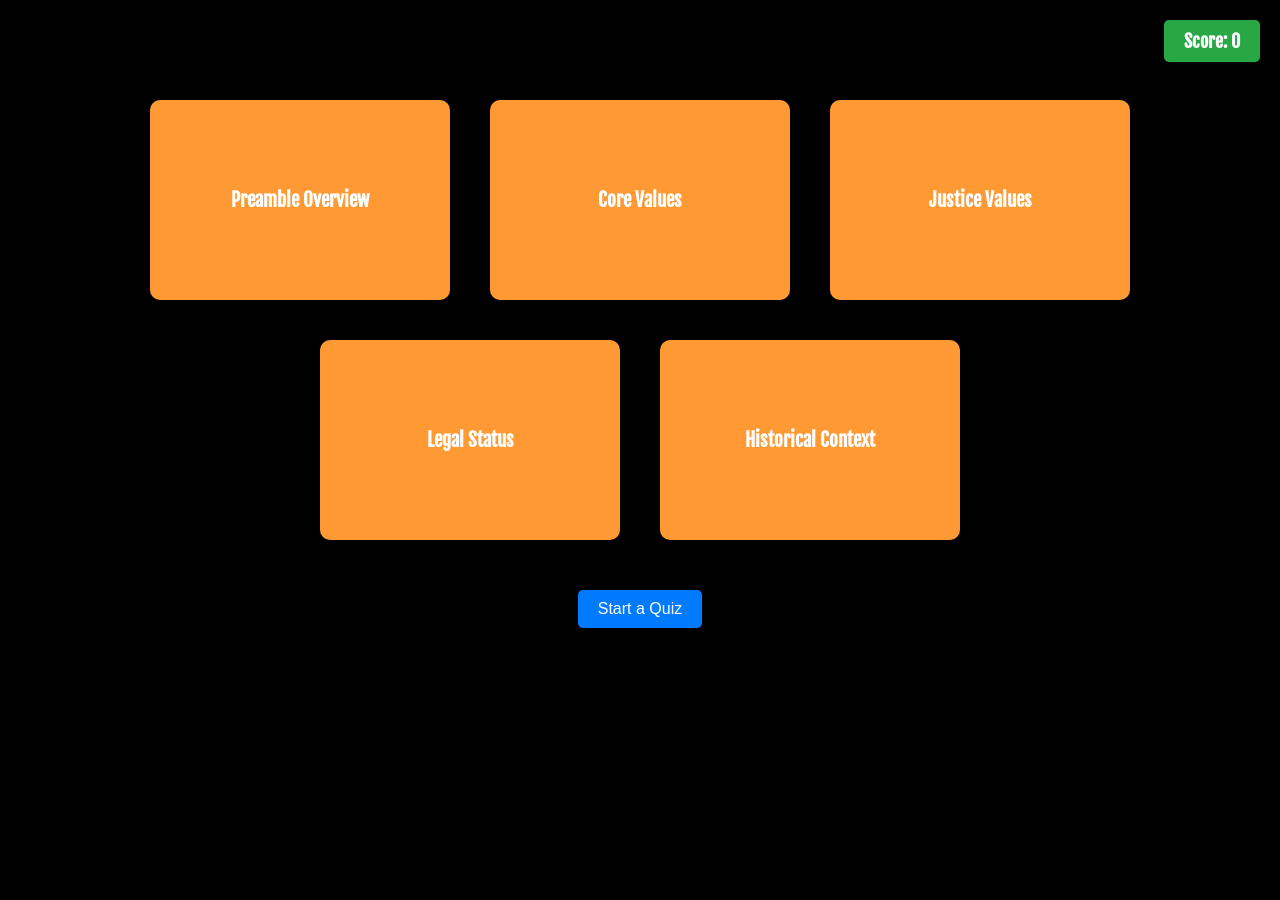
<file: .vscode/preamble.html>
<!DOCTYPE html>
<html lang="en">
<head>
    <meta charset="UTF-8">
    <meta name="viewport" content="width=device-width, initial-scale=1.0">
    <link rel="preconnect" href="https://fonts.googleapis.com">
    <link rel="preconnect" href="https://fonts.gstatic.com" crossorigin>
    <link href="https://fonts.googleapis.com/css2?family=Fjalla+One&display=swap" rel="stylesheet">
    <title>Preamble Quiz</title>
    <style>
        body {
            margin: 0;
            padding: 0;
            display: flex;
            flex-direction: column;
            align-items: center;
            min-height: 100vh;
            background-color: black;
            font-family: "Fjalla One", system-ui;
            color: white;
            position: relative;
        }

        .card-container {
            display: flex;
            flex-wrap: wrap;
            gap: 20px;
            justify-content: center;
            margin-top: 50px;
            margin-bottom: 20px;
        }

        .flip-card {
            background-color: transparent;
            width: 300px;
            height: 200px;
            perspective: 1000px;
            margin: 10px;
        }

        .flip-card-inner {
            position: relative;
            width: 100%;
            height: 100%;
            transition: transform 0.6s;
            transform-style: preserve-3d;
        }

        .flip-card:hover .flip-card-inner {
            transform: rotateY(180deg);
        }

        .flip-card-front, .flip-card-back {
            position: absolute;
            width: 100%;
            height: 100%;
            backface-visibility: hidden;
            display: flex;
            justify-content: center;
            align-items: center;
            text-align: center;
            border-radius: 10px;
            color: white;
            padding: 20px;
            box-sizing: border-box;
        }

        .flip-card-front {
            background-color: #FF9933; /* Saffron background */
        }

        .flip-card-back {
            background-color: #333; /* Dark background */
            transform: rotateY(180deg);
        }

        .quiz-container {
            display: none;
            flex-direction: column;
            align-items: center;
            margin-top: 20px;
        }

        .quiz-container h2 {
            margin-bottom: 20px;
        }

        .quiz-option {
            background-color: #007bff;
            color: white;
            border: none;
            padding: 10px 20px;
            margin: 5px;
            border-radius: 5px;
            cursor: pointer;
            font-size: 16px;
            transition: background-color 0.3s ease;
        }

        .quiz-option:hover {
            background-color: #0056b3;
        }

        .quiz-results {
            margin-top: 20px;
            font-size: 18px;
        }

        .start-quiz-btn {
            padding: 10px 20px;
            font-size: 16px;
            color: #fff;
            background-color: #007bff;
            border: none;
            border-radius: 5px;
            cursor: pointer;
            transition: background-color 0.3s ease;
            margin-top: 20px;
        }

        .start-quiz-btn:hover {
            background-color: #0056b3;
        }

        #google_translate_element {
            margin: 20px;
        }

        .score-display {
            position: absolute;
            top: 20px;
            right: 20px;
            background-color: #28a745;
            color: white;
            padding: 10px 20px;
            border-radius: 5px;
            font-size: 18px;
            font-weight: bold;
        }

        .correct-answer {
            color: #28a745;
            font-weight: bold;
        }

        .wrong-answer {
            color: #dc3545;
            font-weight: bold;
        }
    </style>
    <!-- Google Translate Script -->
    <script type="text/javascript">
        function googleTranslateElementInit() {
            new google.translate.TranslateElement({
                pageLanguage: 'en',
                includedLanguages: 'hi,ta,te,ml,kn,gu,pa', // Include Indian languages
                layout: google.translate.TranslateElement.InlineLayout.SIMPLE
            }, 'google_translate_element');
        }
    </script>
    <script type="text/javascript" src="https://translate.google.com/translate_a/element.js?cb=googleTranslateElementInit"></script>
</head>
<body>
    <div id="google_translate_element"></div>
    <div class="score-display" id="score-display">
        Score: <span id="score">0</span>
    </div>
    
    <div class="card-container">
        <div class="flip-card">
            <div class="flip-card-inner">
                <div class="flip-card-front">
                    <h3>Preamble Overview</h3>
                </div>
                <div class="flip-card-back">
                    <p>The Preamble is an introductory statement that outlines the fundamental principles and values of the Constitution.</p>
                </div>
            </div>
        </div>

        <div class="flip-card">
            <div class="flip-card-inner">
                <div class="flip-card-front">
                    <h3>Core Values</h3>
                </div>
                <div class="flip-card-back">
                    <ul>
                        <li>Sovereign</li>
                        <li>Socialist</li>
                        <li>Secular</li>
                        <li>Democratic</li>
                        <li>Republic</li>
                    </ul>
                </div>
            </div>
        </div>

        <div class="flip-card">
            <div class="flip-card-inner">
                <div class="flip-card-front">
                    <h3>Justice Values</h3>
                </div>
                <div class="flip-card-back">
                    <ul>
                        <li>Social</li>
                        <li>Economic</li>
                        <li>Political</li>
                    </ul>
                </div>
            </div>
        </div>

        <div class="flip-card">
            <div class="flip-card-inner">
                <div class="flip-card-front">
                    <h3>Legal Status</h3>
                </div>
                <div class="flip-card-back">
                    <p>The Preamble is not enforceable by law but is crucial in interpreting the Constitution.</p>
                </div>
            </div>
        </div>

        <div class="flip-card">
            <div class="flip-card-inner">
                <div class="flip-card-front">
                    <h3>Historical Context</h3>
                </div>
                <div class="flip-card-back">
                    <p>The Preamble was adopted on January 26, 1950, marking India's transition to a Republic.</p>
                </div>
            </div>
        </div>
    </div>

    <button class="start-quiz-btn" onclick="startQuiz()">Start a Quiz</button>

    <div class="quiz-container" id="quiz-container">
        <h2 id="quiz-question">Question will appear here</h2>
        <button class="quiz-option" onclick="answer('A')">Option A</button>
        <button class="quiz-option" onclick="answer('B')">Option B</button>
        <button class="quiz-option" onclick="answer('C')">Option C</button>
        <button class="quiz-option" onclick="answer('D')">Option D</button>
        <div class="quiz-results" id="quiz-results"></div>
    </div>

    <script>
        const questions = [
            {
                question: "What does the Preamble of the Indian Constitution represent?",
                options: {
                    A: "The Constitution's chapters",
                    B: "The core values and goals of the country",
                    C: "The list of fundamental rights",
                    D: "The historical background of the Constitution"
                },
                answer: 'B'
            },
            {
                question: "Which of these is NOT a core value mentioned in the Preamble?",
                options: {
                    A: "Secular",
                    B: "Democratic",
                    C: "Monarchial",
                    D: "Socialist"
                },
                answer: 'C'
            },
            {
                question: "What are the types of justice mentioned in the Preamble?",
                options: {
                    A: "Social, Economic, Political",
                    B: "Legal, Economic, Social",
                    C: "Political, Legal, Social",
                    D: "Economic, Political, Legal"
                },
                answer: 'A'
            },
            {
                question: "Is the Preamble enforceable by law?",
                options: {
                    A: "Yes",
                    B: "No",
                    C: "Only partially",
                    D: "Only in certain cases"
                },
                answer: 'B'
            },
            {
                question: "On what date was the Preamble of the Indian Constitution adopted?",
                options: {
                    A: "August 15, 1947",
                    B: "January 26, 1950",
                    C: "November 26, 1949",
                    D: "January 1, 1950"
                },
                answer: 'B'
            }
        ];

        let currentQuestionIndex = 0;
        let score = 0;

        // Load saved score from localStorage when page loads
        window.onload = function() {
            const savedScore = localStorage.getItem('preambleQuizScore');
            if (savedScore) {
                score = parseInt(savedScore);
                document.getElementById('score').textContent = score;
            }
        };

        function startQuiz() {
            document.querySelector('.card-container').style.display = 'none';
            document.querySelector('.start-quiz-btn').style.display = 'none';
            document.getElementById('quiz-container').style.display = 'flex';
            currentQuestionIndex = 0;
            showQuestion();
        }

        function showQuestion() {
            const question = questions[currentQuestionIndex];
            document.getElementById('quiz-question').textContent = question.question;
            const options = document.querySelectorAll('.quiz-option');
            options.forEach((option, index) => {
                const key = String.fromCharCode(65 + index);
                option.textContent = question.options[key];
                option.dataset.answer = key;
            });
            document.getElementById('quiz-results').textContent = '';
        }

        function answer(selectedOption) {
            const question = questions[currentQuestionIndex];
            const result = document.getElementById('quiz-results');
            
            if (selectedOption === question.answer) {
                result.innerHTML = '<span class="correct-answer">Correct! +100 points</span>';
                score += 100;
                document.getElementById('score').textContent = score;
                // Save the updated score to localStorage with the specific key for starnavigator.html
                localStorage.setItem('preambleQuizScore', score.toString());
            } else {
                result.innerHTML = `<span class="wrong-answer">Incorrect! The correct answer was ${question.answer}: ${question.options[question.answer]}</span>`;
            }
            
            currentQuestionIndex++;
            if (currentQuestionIndex < questions.length) {
                setTimeout(showQuestion, 2000);
            } else {
                setTimeout(showResults, 2000);
            }
        }

        function showResults() {
            const percentage = Math.round((score / (questions.length * 100)) * 100);
            let message = `Quiz completed! Final Score: ${score} points (${percentage}%)`;
            
            if (percentage === 100) {
                message += "<br>Perfect! You're a Preamble expert!";
            } else if (percentage >= 80) {
                message += "<br>Great job! You know the Preamble well!";
            } else if (percentage >= 60) {
                message += "<br>Good effort! Keep learning!";
            } else {
                message += "<br>Keep studying the Preamble!";
            }
            
            document.getElementById('quiz-results').innerHTML = message;
            document.getElementById('quiz-container').style.display = 'none';
            document.querySelector('.card-container').style.display = 'flex';
            document.querySelector('.start-quiz-btn').style.display = 'block';
            document.querySelector('.start-quiz-btn').textContent = 'Play Again';
            // Reset the onclick handler to reset the quiz
            document.querySelector('.start-quiz-btn').onclick = resetQuiz;
        }

        function resetQuiz() {
            // Reset score and clear it from localStorage
            score = 0;
            localStorage.removeItem('preambleQuizScore');
            document.getElementById('score').textContent = score;
            // Reset the button to start a new quiz
            document.querySelector('.start-quiz-btn').textContent = 'Start a Quiz';
            document.querySelector('.start-quiz-btn').onclick = startQuiz;
            // Show the initial state
            document.getElementById('quiz-results').textContent = '';
        }
    </script>
</body>
</html>
</file>
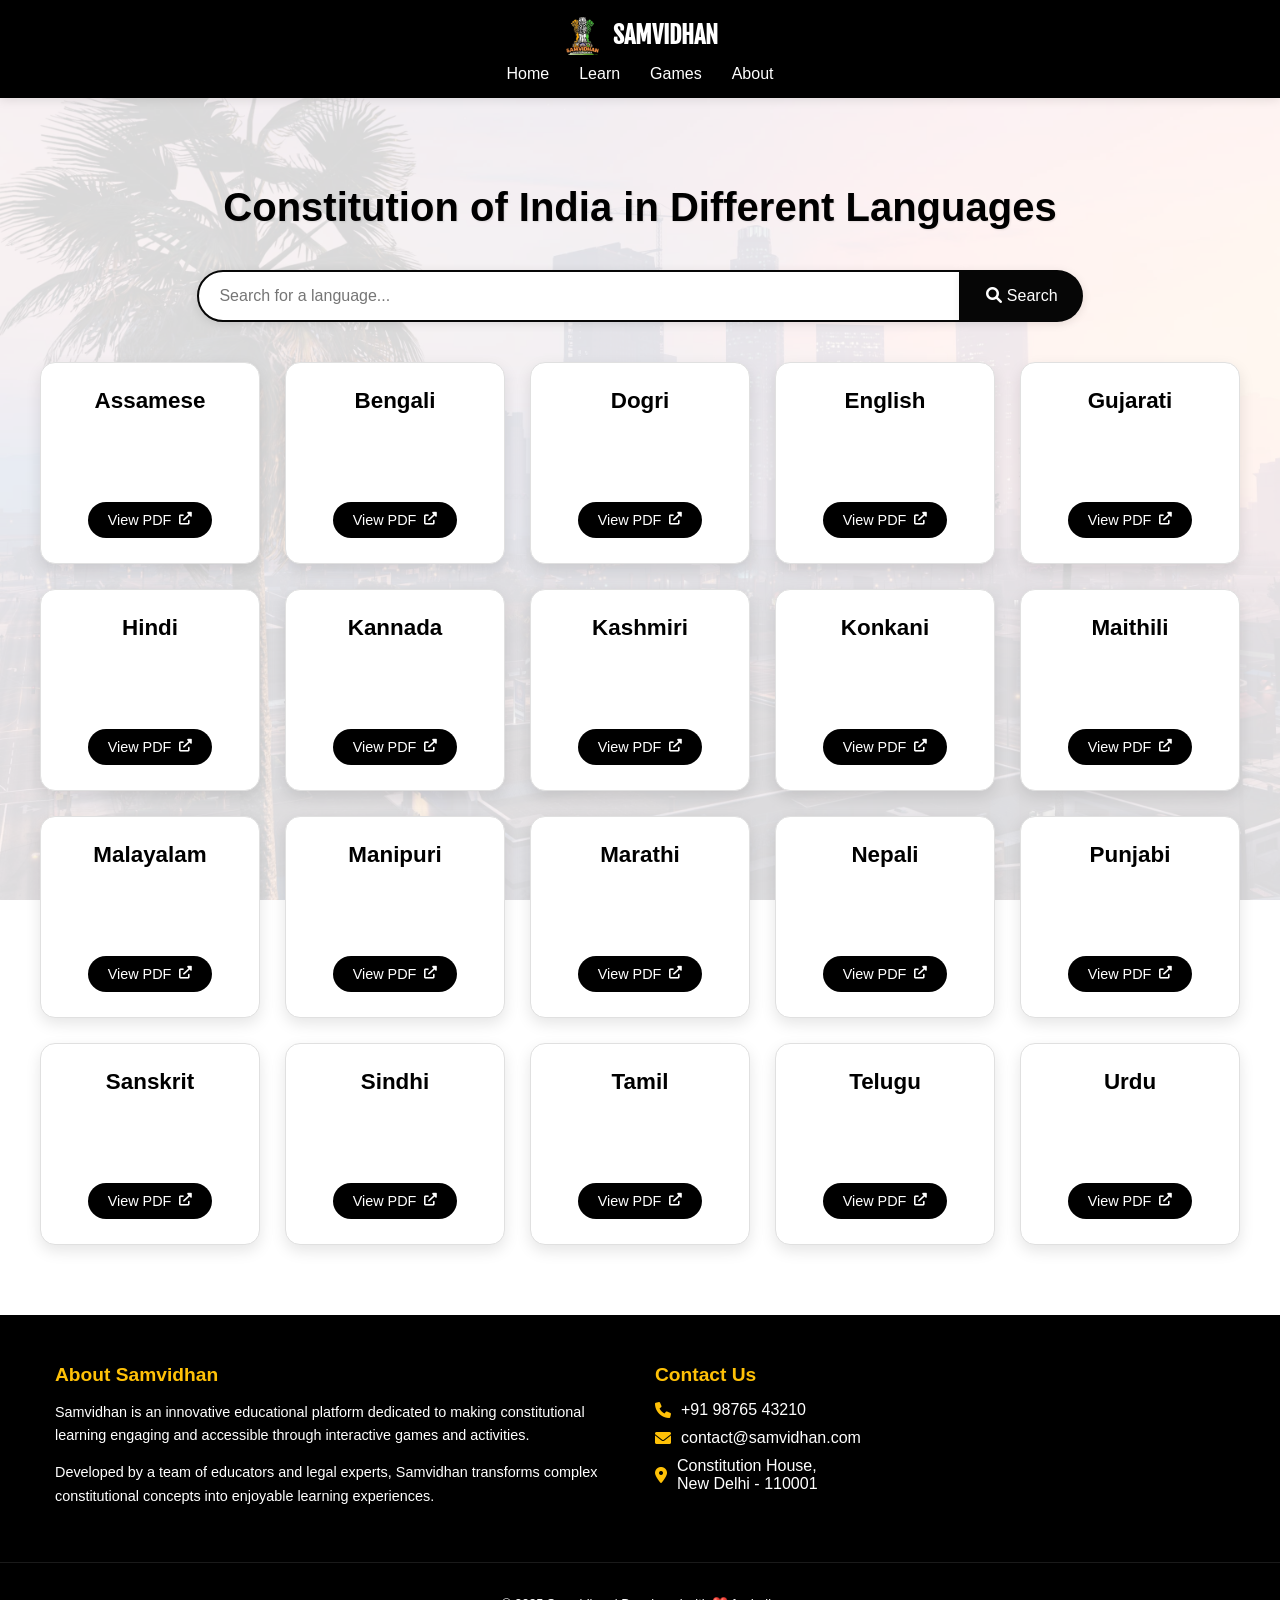
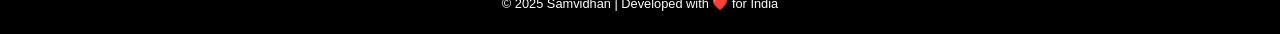
<file: .vscode/samvidhan.html>
<!DOCTYPE html>
<html lang="en">
<head>
    <meta charset="UTF-8">
    <meta name="viewport" content="width=device-width, initial-scale=1.0">
    <link rel="preconnect" href="https://fonts.googleapis.com">
    <link rel="preconnect" href="https://fonts.gstatic.com" crossorigin>
    <link href="https://fonts.googleapis.com/css2?family=Fjalla+One&display=swap" rel="stylesheet">
    <link rel="stylesheet" href="https://cdnjs.cloudflare.com/ajax/libs/font-awesome/6.0.0-beta3/css/all.min.css">
    <link rel="icon" href="logo.jpg" type="image/x-icon">
    <link rel="stylesheet" href="samvidhan.css">
    <title>Samvidhan - Constitution in Different Languages</title>
    
</head>
<body>
    <header>
        <div class="logo-container">
            <img src="./images/login_logo.png" alt="Samvidhan Logo">
            <div class="app-name">SAMVIDHAN</div>
        </div>
        <nav>
            <ul>
                <li><a href="index.html">Home</a></li>
                <li><a href="learn.html">Learn</a></li>
                <li><a href="index1.html">Games</a></li>
                <!-- <li><a href="samvidhan.html">Samvidhan</a></li> -->
                <li><a href="#about-section">About</a></li>
                <!-- <li><a href="signup.html">Login</a></li> -->
            </ul>
        </nav>
    </header>

    <div class="samvidhan-container">
        <h1>Constitution of India in Different Languages</h1>
        
        <div class="search-container">
            <input type="text" id="language-search" placeholder="Search for a language...">
            <button onclick="searchLanguage()"><i class="fas fa-search"></i> Search</button>
        </div>
        
        <div class="language-cards">
            <!-- Cards will be generated by JavaScript -->
        </div>
    </div>

    <footer>
        <div class="footer-content">
            <div id="about-section" class="footer-section">
                <h3>About Samvidhan</h3>
                <p>Samvidhan is an innovative educational platform dedicated to making constitutional learning engaging and accessible through interactive games and activities.</p>
                <p>Developed by a team of educators and legal experts, Samvidhan transforms complex constitutional concepts into enjoyable learning experiences.</p>
            </div>
            
            <div class="footer-section contact-section">
                <h3>Contact Us</h3>
                <div class="contact-info">
                    <div class="contact-item">
                        <i class="fas fa-phone"></i>
                        <span><a href="tel:+919876543210">+91 98765 43210</a></span>
                    </div>
                    <div class="contact-item">
                        <i class="fas fa-envelope"></i>
                        <span><a href="mailto:contact@samvidhan.com">contact@samvidhan.com</a></span>
                    </div>
                    <div class="contact-item">
                        <i class="fas fa-map-marker-alt"></i>
                        <span>Constitution House,<br>New Delhi - 110001</span>
                    </div>
                </div>
            </div>
        </div>
        
        <div class="footer-bottom">
            <p>&copy; 2025 Samvidhan | Developed with ❤️ for India</p>
        </div>
    </footer>

    <script>
        // Language data - replace the PDF paths with your actual paths
        const languages = [
            { name: "Assamese", pdf: "https://lddashboard.legislative.gov.in/sites/default/files/The%20Constitution%20of%20India%20in%20Assamese.pdf" },
            { name: "Bengali", pdf: "https://lddashboard.legislative.gov.in/sites/default/files/Constitution%20of%20India%20in%20Bengali%2C%20Version%202022.pdf" },
            // { name: "Bodo", pdf: "https://legislative.gov.in/bodo/" },
            { name: "Dogri", pdf: "https://cdnbbsr.s3waas.gov.in/s380537a945c7aaa788ccfcdf1b99b5d8f/uploads/2023/05/2023072614.pdf" },
            { name: "English", pdf: "https://cdnbbsr.s3waas.gov.in/s380537a945c7aaa788ccfcdf1b99b5d8f/uploads/2024/07/20240716890312078.pdf" },
            { name: "Gujarati", pdf: "https://lddashboard.legislative.gov.in/sites/default/files/constitution_india_gujarati_18122017.pdf" },
            { name: "Hindi", pdf: "https://cdnbbsr.s3waas.gov.in/s380537a945c7aaa788ccfcdf1b99b5d8f/uploads/2025/03/202503201580504504.pdf" },
            { name: "Kannada", pdf: "https://cdnbbsr.s3waas.gov.in/s380537a945c7aaa788ccfcdf1b99b5d8f/uploads/2023/05/2023051228.pdf" },
            { name: "Kashmiri", pdf: "https://cdnbbsr.s3waas.gov.in/s380537a945c7aaa788ccfcdf1b99b5d8f/uploads/2023/05/202502241095660856.pdf" },
            { name: "Konkani", pdf: "https://lddashboard.legislative.gov.in/sites/default/files/The%20Constitution%20of%20India%20in%20Konkani.pdf" },
            { name: "Maithili", pdf: "https://cdnbbsr.s3waas.gov.in/s380537a945c7aaa788ccfcdf1b99b5d8f/uploads/2024/11/202411291130199951.pdf" },
            { name: "Malayalam", pdf: "https://lddashboard.legislative.gov.in/sites/default/files/Constitution%20of%20India_0.pdf" },
            { name: "Manipuri", pdf: "https://lddashboard.legislative.gov.in/sites/default/files/The%20Constitution%20of%20India%20in%20Manipuri_0.pdf" },
            { name: "Marathi", pdf: "https://lddashboard.legislative.gov.in/sites/default/files/Marathi%20Savidhan.pdf" },
            { name: "Nepali", pdf: "https://lddashboard.legislative.gov.in/sites/default/files/The%20Constitution%20of%20India%20in%20Nepali.pdf" },
            // { name: "Odia", pdf: "https://lddashboard.legislative.gov.in/sites/default/files/The%20Constitution%20of%20Indian.pdf" },
            { name: "Punjabi", pdf: "https://cdnbbsr.s3waas.gov.in/s380537a945c7aaa788ccfcdf1b99b5d8f/uploads/2023/05/2023051245.pdf" },
            { name: "Sanskrit", pdf: "https://cdnbbsr.s3waas.gov.in/s380537a945c7aaa788ccfcdf1b99b5d8f/uploads/2024/11/2024112986663179.pdf" },
            // { name: "Santali", pdf: "pdfs/constitution_santali.pdf" },
            { name: "Sindhi", pdf: "https://lddashboard.legislative.gov.in/sites/default/files/The%20Constitution%20of%20India%20in%20Sindhi.pdf" },
            { name: "Tamil", pdf: "https://lddashboard.legislative.gov.in/sites/default/files/part5.pdf" },
            { name: "Telugu", pdf: "https://cdnbbsr.s3waas.gov.in/s380537a945c7aaa788ccfcdf1b99b5d8f/uploads/2023/05/2023051268.pdf" },
            { name: "Urdu", pdf: "https://cdnbbsr.s3waas.gov.in/s380537a945c7aaa788ccfcdf1b99b5d8f/uploads/2023/05/2023050124.pdf" },
            // { name: "Santhali", pdf: "pdfs/constitution_santhali.pdf" },
            // { name: "Mizo", pdf: "pdfs/constitution_mizo.pdf" }
        ];

        // Generate language cards
        function generateLanguageCards() {
            const container = document.querySelector('.language-cards');
            container.innerHTML = '';
            
            languages.forEach(lang => {
                const card = document.createElement('div');
                card.className = 'language-card';
                card.innerHTML = `
                    <h3>${lang.name}</h3>
                    <a href="${lang.pdf}" target="_blank" class="view-pdf">View PDF <i class="fas fa-external-link-alt"></i></a>
                `;
                container.appendChild(card);
            });
        }

        // Search function
        function searchLanguage() {
            const searchTerm = document.getElementById('language-search').value.toLowerCase();
            const cards = document.querySelectorAll('.language-card');
            
            cards.forEach(card => {
                const languageName = card.querySelector('h3').textContent.toLowerCase();
                if (languageName.includes(searchTerm)) {
                    card.style.display = 'flex';
                } else {
                    card.style.display = 'none';
                }
            });
        }

        // Initialize on page load
        window.onload = function() {
            generateLanguageCards();
            
            // Add event listener for Enter key in search
            document.getElementById('language-search').addEventListener('keyup', function(event) {
                if (event.key === 'Enter') {
                    searchLanguage();
                }
            });
        };
    </script>
</body>
</html>
</file>
<file: .vscode/style3.css>
/* Main Styles */
* {
    box-sizing: border-box;
    margin: 0;
    padding: 0;
}

body {
    font-family: 'Poppins', sans-serif;
    background-color: #f5f7fa;
    color: #333;
    line-height: 1.6;
}

.container {
    max-width: 900px;
    margin: 0 auto;
    padding: 20px;
}

/* Header */
.header {
    background: linear-gradient(135deg, #000080, #1a237e);
    color: white;
    text-align: center;
    padding: 2rem 0;
    border-radius: 0 0 20px 20px;
    box-shadow: 0 4px 12px rgba(0, 0, 0, 0.1);
    margin-bottom: 2rem;
    position: relative;
}

.header h1 {
    font-size: 2.5rem;
    margin-bottom: 0.5rem;
}

.header p {
    font-size: 1.1rem;
    opacity: 0.9;
}

/* Navigation Buttons */
.nav-buttons {
    position: absolute;
    top: 20px;
    right: 20px;
    display: flex;
    gap: 10px;
}

.home-btn, .profile-btn {
    background-color: white;
    color: black;
    border: 1px solid #ddd;
    padding: 8px 15px;
    border-radius: 5px;
    cursor: pointer;
    font-family: 'Poppins', sans-serif;
    font-size: 14px;
    transition: all 0.3s;
    display: flex;
    align-items: center;
    gap: 5px;
}

.home-btn:hover, .profile-btn:hover {
    background-color: black;
    color: white;
    border-color: black;
}

/* Profile Container */
.profile-container {
    position: absolute;
    right: 20px;
    top: 100%; /* Positions it just below the header */
    z-index: 1000;
}

/* Profile Modal */
.profile-modal {
    display: none;
    position: absolute;
    top: 100%; /* Positions directly below the button */
    right: 0;
    width: 350px;
    background: white;
    border-radius: 10px;
    box-shadow: 0 5px 15px rgba(0, 0, 0, 0.3);
    z-index: 100;
    margin-top: 5px; /* Small gap below button */
}

.profile-content {
    padding: 1.5rem;
    display: flex;
    flex-direction: column;
}

.profile-header {
    padding-bottom: 1rem;
    border-bottom: 1px solid #eee;
    margin-bottom: 1rem;
}

.profile-header h2 {
    font-size: 1.5rem;
    color: #2c3e50;
}

.profile-body {
    overflow-y: auto;
    flex-grow: 1;
    padding: 10px 0;
}

.profile-info {
    display: flex;
    align-items: center;
    margin-bottom: 2rem;
}

.profile-avatar {
    width: 80px;
    height: 80px;
    background: #f1f1f1;
    border-radius: 50%;
    display: flex;
    align-items: center;
    justify-content: center;
    margin-right: 1.5rem;
    font-size: 3rem;
    color: #3498db;
}

.profile-details {
    flex-grow: 1;
}

.profile-details h3 {
    font-size: 1.2rem;
    margin-bottom: 0.3rem;
    color: #2c3e50;
}

.profile-details p {
    color: #7f8c8d;
    font-size: 0.9rem;
    margin-bottom: 0.5rem;
}

.profile-stats {
    display: flex;
    justify-content: space-between;
    margin-top: 1rem;
}

.stat-item {
    text-align: center;
    padding: 0.5rem;
    flex: 1;
}

.stat-value {
    display: block;
    font-size: 1.5rem;
    font-weight: bold;
    color: #2c3e50;
}

.stat-label {
    font-size: 0.9rem;
    color: #7f8c8d;
}

.profile-badges h3 {
    margin-bottom: 1rem;
    font-size: 1.2rem;
    color: #2c3e50;
}

/* Progress Section */
.progress-section {
    background: white;
    border-radius: 10px;
    padding: 1.5rem;
    margin-bottom: 2rem;
    box-shadow: 0 2px 8px rgba(0, 0, 0, 0.1);
}

.progress-section h2 {
    font-size: 1.5rem;
    margin-bottom: 1rem;
    color: #2c3e50;
}

.progress-container {
    width: 100%;
    background: #e0e0e0;
    border-radius: 10px;
    height: 20px;
    margin: 1rem 0;
    overflow: hidden;
}

.progress-bar {
    height: 100%;
    background: linear-gradient(90deg, #138808, #4caf50);
    width: 0%;
    transition: width 0.5s ease;
}

.progress-section span {
    font-size: 0.9rem;
    color: #7f8c8d;
}

/* Levels Section */
.levels-container {
    margin-bottom: 2rem;
}

.levels-container h2 {
    font-size: 1.8rem;
    margin-bottom: 1.5rem;
    color: #2c3e50;
}

.level-card {
    background: white;
    border-radius: 10px;
    padding: 1.5rem;
    margin-bottom: 1.5rem;
    box-shadow: 0 2px 8px rgba(0, 0, 0, 0.1);
    display: flex;
    align-items: center;
    transition: transform 0.3s ease;
    position: relative;
}

.level-card:hover {
    transform: translateY(-5px);
}

.level-icon {
    width: 60px;
    height: 60px;
    border-radius: 50%;
    background: #3498db;
    color: white;
    display: flex;
    align-items: center;
    justify-content: center;
    font-size: 1.5rem;
    font-weight: bold;
    margin-right: 1.5rem;
    flex-shrink: 0;
}

.level-2 .level-icon { background: #f39c12; }
.level-3 .level-icon { background: #2ecc71; }
.level-4 .level-icon { background: #9b59b6; }
.level-5 .level-icon { background: #e74c3c; }

.level-content {
    flex-grow: 1;
}

.level-card h3 {
    margin-bottom: 0.5rem;
    color: #2c3e50;
    font-size: 1.3rem;
}

.level-card p {
    color: #7f8c8d;
    margin-bottom: 1rem;
    font-size: 0.95rem;
}

.level-card span {
    font-size: 0.9rem;
}

.level-card span i {
    margin-right: 5px;
}

.locked {
    opacity: 0.7;
    position: relative;
}

.locked::after {
    content: "";
    position: absolute;
    top: 0;
    left: 0;
    right: 0;
    bottom: 0;
    background: rgba(255, 255, 255, 0.7);
    border-radius: 10px;
}

.lock-icon {
    position: absolute;
    top: 50%;
    left: 50%;
    transform: translate(-50%, -50%);
    z-index: 2;
    color: #e74c3c;
    font-size: 2rem;
}

/* Buttons */
.btn {
    display: inline-block;
    background: #138808;
    color: white;
    padding: 0.8rem 1.5rem;
    border: none;
    border-radius: 5px;
    font-weight: bold;
    cursor: pointer;
    text-decoration: none;
    transition: all 0.3s ease;
    font-size: 0.95rem;
}

.btn:hover {
    background: #0e6e0a;
    transform: translateY(-2px);
    box-shadow: 0 4px 8px rgba(0, 0, 0, 0.1);
}

.btn:disabled {
    background: #95a5a6;
    cursor: not-allowed;
    transform: none;
    box-shadow: none;
}

.btn-secondary {
    background: #3498db;
}

.btn-secondary:hover {
    background: #2980b9;
}

/* Badges Section */
.badges-section {
    background: white;
    border-radius: 10px;
    padding: 1.5rem;
    box-shadow: 0 2px 8px rgba(0, 0, 0, 0.1);
    margin-bottom: 2rem;
}

.badges-section h2 {
    font-size: 1.5rem;
    margin-bottom: 0.5rem;
    color: #2c3e50;
}

.badges-section p {
    color: #7f8c8d;
    font-size: 0.95rem;
    margin-bottom: 1rem;
}

.badges-container {
    display: flex;
    flex-wrap: wrap;
    gap: 1rem;
    margin-top: 1rem;
    justify-content: center;
}

.badge {
    width: 80px;
    height: 80px;
    background: #f1f1f1;
    border-radius: 50%;
    display: flex;
    align-items: center;
    justify-content: center;
    position: relative;
    overflow: hidden;
    transition: all 0.3s ease;
}

.badge.locked {
    filter: grayscale(100%);
}

.badge-icon {
    font-size: 2rem;
    color: #f39c12;
}

.badge.locked .badge-icon {
    color: #bdc3c7;
}

/* Footer */
.footer {
    text-align: center;
    padding: 2rem 0;
    color: #7f8c8d;
    margin-top: 2rem;
    font-size: 0.9rem;
}

/* Modal - Updated Styles */
.modal {
    display: none;
    position: fixed;
    top: 0;
    left: 0;
    width: 100%;
    height: 100%;
    background: rgba(0, 0, 0, 0.5);
    z-index: 100;
    justify-content: center;
    align-items: center;
}

.modal-content {
    background: white;
    border-radius: 10px;
    width: 90%;
    max-width: 500px;
    max-height: 80vh;
    padding: 2rem;
    box-shadow: 0 5px 15px rgba(0, 0, 0, 0.3);
    position: relative;
    display: flex;
    flex-direction: column;
}

.close-modal {
    position: absolute;
    top: 1rem;
    right: 1rem;
    font-size: 1.5rem;
    cursor: pointer;
    color: #7f8c8d;
    transition: color 0.2s;
}

.close-modal:hover {
    color: #333;
}

.modal-header {
    padding-bottom: 1rem;
    border-bottom: 1px solid #eee;
    margin-bottom: 1rem;
}

.modal-header h2 {
    margin-bottom: 0.5rem;
    color: #2c3e50;
    font-size: 1.5rem;
}

.modal-header p {
    color: #7f8c8d;
    font-size: 0.95rem;
}

.modal-body {
    overflow-y: auto;
    flex-grow: 1;
    padding: 10px 0;
}

.modal-footer {
    padding-top: 1rem;
    border-top: 1px solid #eee;
    margin-top: 1rem;
    display: flex;
    justify-content: space-between;
}

.quiz-question {
    margin-bottom: 2rem;
    padding-bottom: 1rem;
    border-bottom: 1px solid #f1f1f1;
}

.quiz-question:last-child {
    margin-bottom: 0;
    border-bottom: none;
}

.quiz-question h3 {
    font-size: 1.1rem;
    margin-bottom: 1rem;
    color: #2c3e50;
}

.quiz-options {
    margin-bottom: 1.5rem;
}

.quiz-option {
    display: block;
    margin-bottom: 0.8rem;
    padding: 0.8rem;
    background: #f1f1f1;
    border-radius: 5px;
    cursor: pointer;
    transition: all 0.2s ease;
    font-size: 0.95rem;
}

.quiz-option:hover {
    background: #e0e0e0;
}

.quiz-option.selected {
    background: #3498db;
    color: white;
}

.quiz-feedback {
    padding: 1rem;
    border-radius: 5px;
    margin-bottom: 1rem;
    display: none;
    font-size: 0.95rem;
}

.quiz-feedback.correct {
    background: #d4edda;
    color: #155724;
    display: block;
}

.quiz-feedback.incorrect {
    background: #f8d7da;
    color: #721c24;
    display: block;
}

/* Certificate Modal */
.certificate-modal .modal-content {
    max-height: 90vh;
    overflow-y: auto;
}
.certificate-modal {
    max-width: 800px;
    width: 90%;
    max-height: 90vh;
    overflow-y: auto;
    background: white;
    border-radius: 10px;
}

.certificate {
    position: relative;
    padding: 30px;
    text-align: center;
    background-color: #fff9e6;
    border: 15px solid #f5d142;
    min-height: auto;
}

.certificate-logo {
    position: absolute;
    top: 20px;
    left: 20px;
    width: 80px;
    height: 80px;
}

.certificate-logo img {
    width: 100%;
    height: auto;
}

.certificate-header {
    margin-bottom: 30px;
    padding-bottom: 20px;
    border-bottom: 2px solid #f5d142;
}

.certificate-header h1 {
    color: #2c3e50;
    font-size: 28px;
    margin-bottom: 15px;
    text-transform: uppercase;
    letter-spacing: 1px;
}

.certificate-header h2 {
    color: #e74c3c;
    font-size: 24px;
    margin: 15px 0;
    font-weight: 600;
}

.certificate-header h3 {
    color: #3498db;
    font-size: 22px;
    margin-top: 10px;
    font-weight: 500;
}

.certificate-header p {
    font-size: 16px;
    color: #555;
    margin: 10px 0;
}

.certificate-body {
    margin: 30px 0;
    text-align: left;
}

.certificate-body p {
    font-size: 16px;
    margin-bottom: 15px;
    text-align: center;
}

.certificate-body ul {
    list-style-type: none;
    padding: 0;
    margin: 20px auto;
    max-width: 500px;
    text-align: left;
}

.certificate-body ul li {
    padding: 8px 0;
    position: relative;
    padding-left: 30px;
    font-size: 16px;
}

.certificate-body ul li::before {
    content: "✓";
    color: #2ecc71;
    position: absolute;
    left: 0;
    font-weight: bold;
    font-size: 18px;
}

.certificate-badges {
    margin: 30px 0;
    text-align: center;
}

.certificate-badges h4 {
    margin-bottom: 15px;
    color: #2c3e50;
}

.badges-container {
    display: flex;
    justify-content: center;
    gap: 15px;
    flex-wrap: wrap;
}

.badge {
    width: 50px;
    height: 50px;
    border-radius: 50%;
    background-color: #f5d142;
    display: flex;
    align-items: center;
    justify-content: center;
    color: white;
    font-size: 20px;
}

.signatures {
    display: flex;
    justify-content: space-between;
    margin-top: 50px;
    padding-top: 20px;
    border-top: 1px solid #ddd;
}

.signature {
    width: 45%;
    text-align: center;
}

.signature-line {
    border-top: 1px solid #000;
    width: 80%;
    margin: 0 auto 10px;
    padding-top: 30px;
}

.signature p {
    margin: 5px 0;
    font-size: 14px;
}

.certificate-footer {
    text-align: center;
    margin-top: 20px;
    font-size: 14px;
    color: #7f8c8d;
}

/* Background pattern with low opacity */
.certificate::before {
    content: "";
    position: absolute;
    top: 0;
    left: 0;
    right: 0;
    bottom: 0;
    background-image: url('./images/login_logo.png');
    background-size: 300px;
    background-repeat: repeat;
    opacity: 0.05;
    z-index: 0;
}

.certificate > * {
    position: relative;
    z-index: 1;
}

/* Responsive Design */
@media (max-width: 768px) {
    .header {
        padding: 1.5rem 0;
        padding-bottom: 60px; /* Add more space at bottom */
        position: relative;
    }
    
    .header h1 {
        font-size: 2rem;
    }
    
    .nav-buttons {
        display: flex;
        gap: 10px;
        position: absolute;
        right: 20px;
        top: 20px;
    }
    .profile-modal {
        position: absolute;
        right: 0;
        top: 10px; /* Small gap from the top */
        width: 300px;
        background: white;
        border-radius: 8px;
        box-shadow: 0 4px 12px rgba(0, 0, 0, 0.15);
        display: none; /* Hidden by default */
    }
    
    .level-card {
        flex-direction: column;
        text-align: center;
    }
    
    .level-icon {
        margin-right: 0;
        margin-bottom: 1rem;
    }
    
    .signatures {
        flex-direction: column;
        align-items: center;
    }
    
    .signature {
        margin-bottom: 1.5rem;
    }
}

@media (max-width: 480px) {
    .container {
        padding: 15px;
    }
    
    .header h1 {
        font-size: 1.8rem;
    }
    
    .header p {
        font-size: 1rem;
    }
    
    .level-card {
        padding: 1rem;
    }
    
    .badge {
        width: 60px;
        height: 60px;
    }
    
    .badge-icon {
        font-size: 1.5rem;
    }
    
    .modal-content {
        padding: 1.5rem;
    }
    
    
    /* Make certificate content responsive */
@media (max-width: 768px) {
    .certificate {
        padding: 20px;
    }
    
    .certificate-header h1 {
        font-size: 24px;
    }
    
    .certificate-header h2 {
        font-size: 20px;
    }
    
    .certificate-header h3 {
        font-size: 18px;
    }
    
    .certificate-body ul li {
        font-size: 14px;
    }
}
}
</file>
<file: .vscode/samvidhan.css>
/* Samvidhan Page Styles */
        body {
            font-family: 'Segoe UI', Tahoma, Geneva, Verdana, sans-serif;
            margin: 0;
            padding: 0;
            background: url('./images/background.jpg') no-repeat center center fixed;
            background-size: cover;
            position: relative;
            min-height: 100vh;
        }

        body::before {
            content: '';
            position: absolute;
            top: 0;
            left: 0;
            right: 0;
            bottom: 0;
            background-color: rgba(255, 255, 255, 0.85);
            z-index: -1;
        }

        header {
            background-color: #000000;
            color: white;
            padding: 15px 0;
            box-shadow: 0 2px 10px rgba(0, 0, 0, 0.1);
        }

        .logo-container {
            display: flex;
            align-items: center;
            justify-content: center;
            margin-bottom: 10px;
        }

        .logo-container img {
            height: 40px;
            margin-right: 10px;
        }

        .app-name {
            font-family: 'Fjalla One', sans-serif;
            font-size: 24px;
            font-weight: bold;
        }

        nav ul {
            display: flex;
            justify-content: center;
            list-style: none;
            padding: 0;
            margin: 0;
        }

        nav ul li {
            margin: 0 15px;
        }

        nav ul li a {
            color: white;
            text-decoration: none;
            font-weight: 500;
            transition: color 0.3s;
        }

        nav ul li a:hover {
            color: #ffc107;
        }

        .samvidhan-container {
            max-width: 1200px;
            margin: 40px auto;
            padding: 20px;
            text-align: center;
        }

        .samvidhan-container h1 {
            font-size: 2.5rem;
            color: #000000;
            margin-bottom: 40px;
            text-shadow: 1px 1px 2px rgba(0,0,0,0.1);
        }

        .search-container {
            display: flex;
            justify-content: center;
            margin-bottom: 40px;
            width: 100%;
        }

        .search-container input {
            width: 60%;
            padding: 15px 20px;
            border: 2px solid #070707;
            border-radius: 30px 0 0 30px;
            font-size: 16px;
            outline: none;
            box-shadow: 0 2px 10px rgba(0, 0, 0, 0.1);
        }

        .search-container button {
            background-color: #060606;
            color: white;
            border: none;
            padding: 0 25px;
            border-radius: 0 30px 30px 0;
            cursor: pointer;
            transition: all 0.3s;
            font-size: 16px;
            box-shadow: 0 2px 10px rgba(0, 0, 0, 0.1);
        }

        .search-container button:hover {
            background-color: #000000;
        }

        .language-cards {
            display: grid;
            grid-template-columns: repeat(auto-fill, minmax(220px, 1fr));
            gap: 25px;
            margin-top: 30px;
        }

        .language-card {
            background-color: white;
            border-radius: 15px;
            padding: 25px 20px;
            box-shadow: 0 6px 15px rgba(0, 0, 0, 0.1);
            transition: all 0.3s ease;
            text-align: center;
            display: flex;
            flex-direction: column;
            align-items: center;
            justify-content: space-between;
            min-height: 150px;
            border: 1px solid #e0e0e0;
        }

        .language-card:hover {
            transform: translateY(-10px);
            box-shadow: 0 12px 20px rgba(0, 0, 0, 0.15);
            border-color: #040404;
        }

        .language-card h3 {
            color: #000000;
            font-size: 1.4rem;
            margin: 0 0 15px 0;
            font-weight: 600;
        }

        .view-pdf {
            display: inline-flex;
            align-items: center;
            background-color: #000000;
            color: white;
            padding: 10px 20px;
            border-radius: 30px;
            text-decoration: none;
            transition: all 0.3s;
            font-size: 0.9rem;
            margin-top: 10px;
        }

        .view-pdf:hover {
            background-color: #c0c0c2;
            transform: scale(1.05);
        }

        .view-pdf i {
            margin-left: 8px;
            font-size: 0.8rem;
        }

        footer {
            background-color: #000000;
            color: white;
            padding: 30px 0 10px;
            margin-top: 50px;
        }

        .footer-content {
            display: flex;
            justify-content: space-around;
            max-width: 1200px;
            margin: 0 auto;
            padding: 0 20px;
            flex-wrap: wrap;
        }

        .footer-section {
            flex: 1;
            min-width: 300px;
            margin-bottom: 20px;
            padding: 0 15px;
        }

        .footer-section h3 {
            font-size: 1.2rem;
            margin-bottom: 15px;
            color: #ffc107;
        }

        .footer-section p {
            font-size: 0.9rem;
            line-height: 1.6;
        }

        .contact-item {
            display: flex;
            align-items: center;
            margin-bottom: 10px;
        }

        .contact-item i {
            margin-right: 10px;
            color: #ffc107;
        }

        .contact-item a {
            color: white;
            text-decoration: none;
            transition: color 0.3s;
        }

        .contact-item a:hover {
            color: #ffc107;
        }

        .footer-bottom {
            text-align: center;
            padding-top: 20px;
            border-top: 1px solid rgba(255, 255, 255, 0.1);
            margin-top: 20px;
            font-size: 0.8rem;
        }

        @media (max-width: 768px) {
            .samvidhan-container h1 {
                font-size: 2rem;
                margin-bottom: 30px;
            }
            
            .search-container input {
                width: 70%;
                padding: 12px 15px;
            }
            
            .language-cards {
                grid-template-columns: repeat(auto-fill, minmax(180px, 1fr));
                gap: 15px;
            }
            
            nav ul {
                flex-wrap: wrap;
            }
            
            nav ul li {
                margin: 5px 10px;
            }
        }

        @media (max-width: 480px) {
            .samvidhan-container h1 {
                font-size: 1.8rem;
            }
            
            .search-container {
                flex-direction: column;
                align-items: center;
            }
            
            .search-container input {
                width: 90%;
                border-radius: 30px;
                margin-bottom: 10px;
            }
            
            .search-container button {
                width: 90%;
                border-radius: 30px;
                padding: 12px;
            }
            
            .language-cards {
                grid-template-columns: 1fr;
            }
        }
</file>
